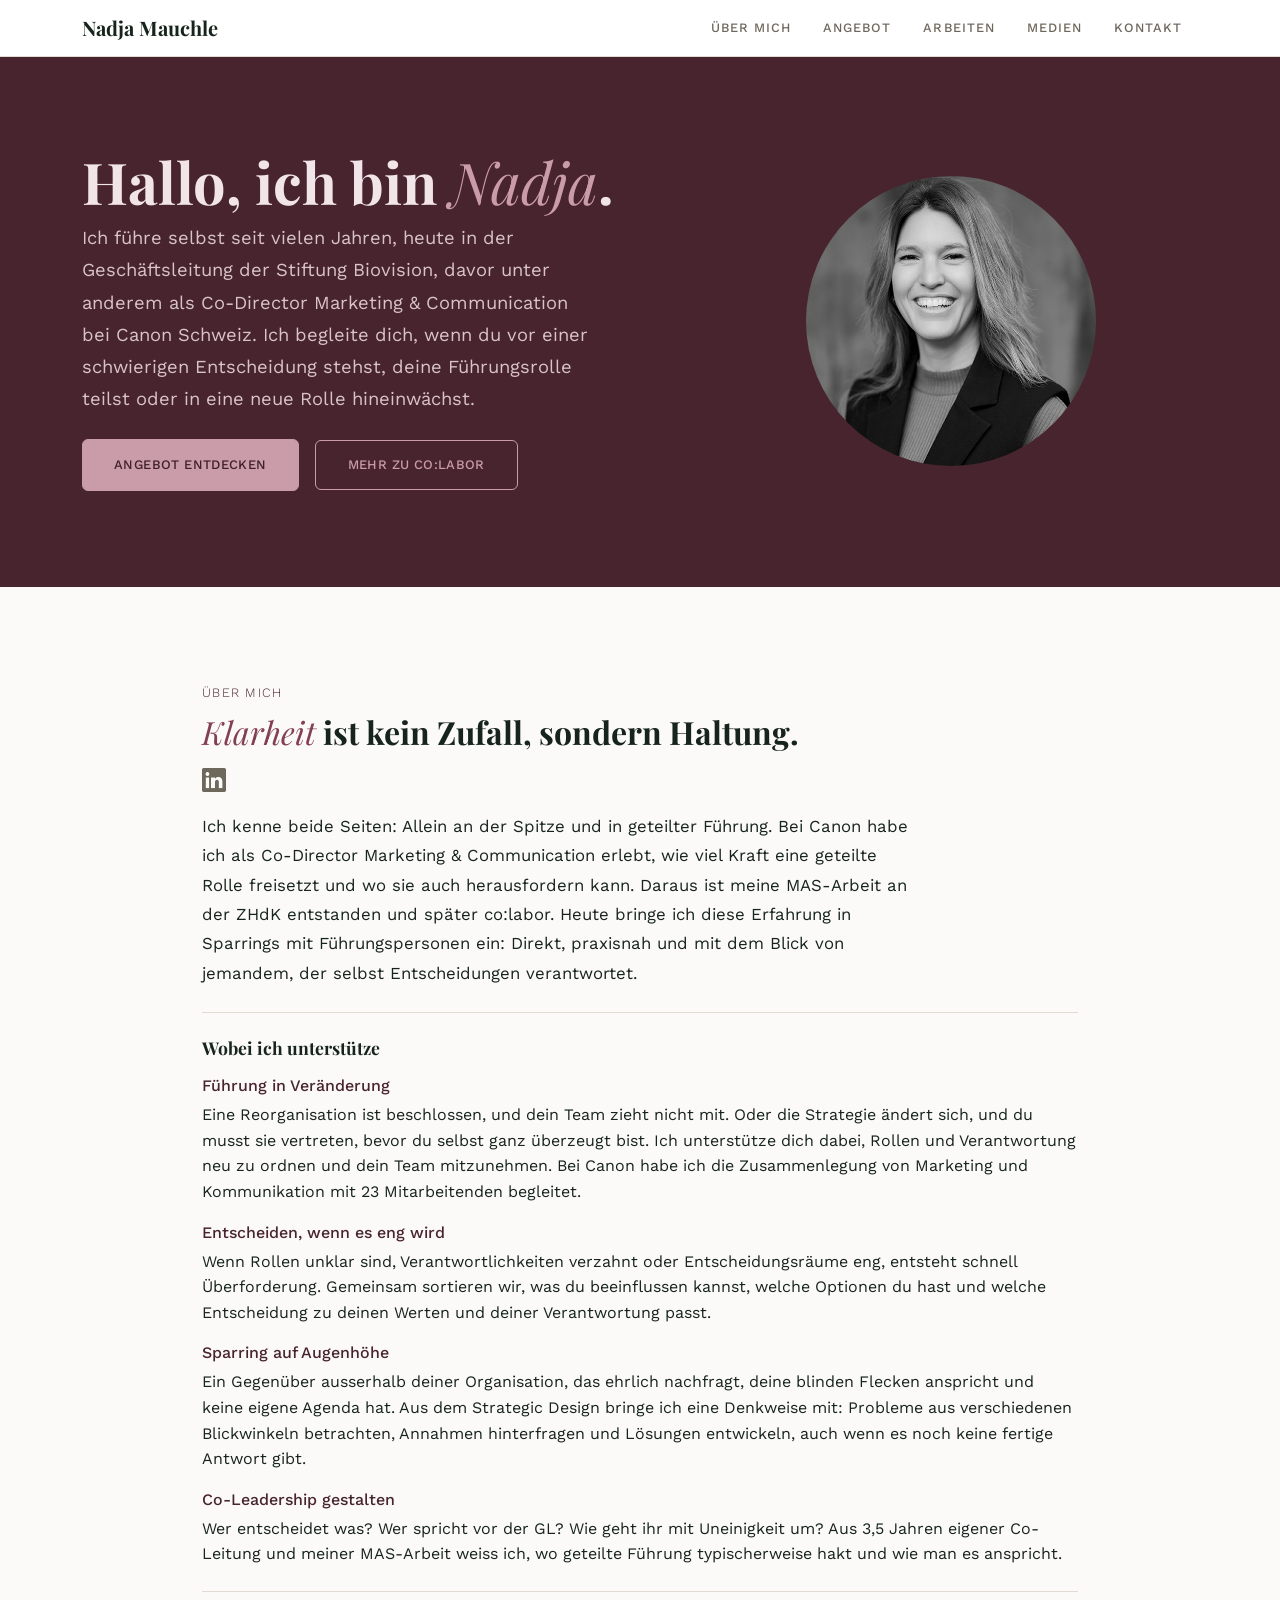
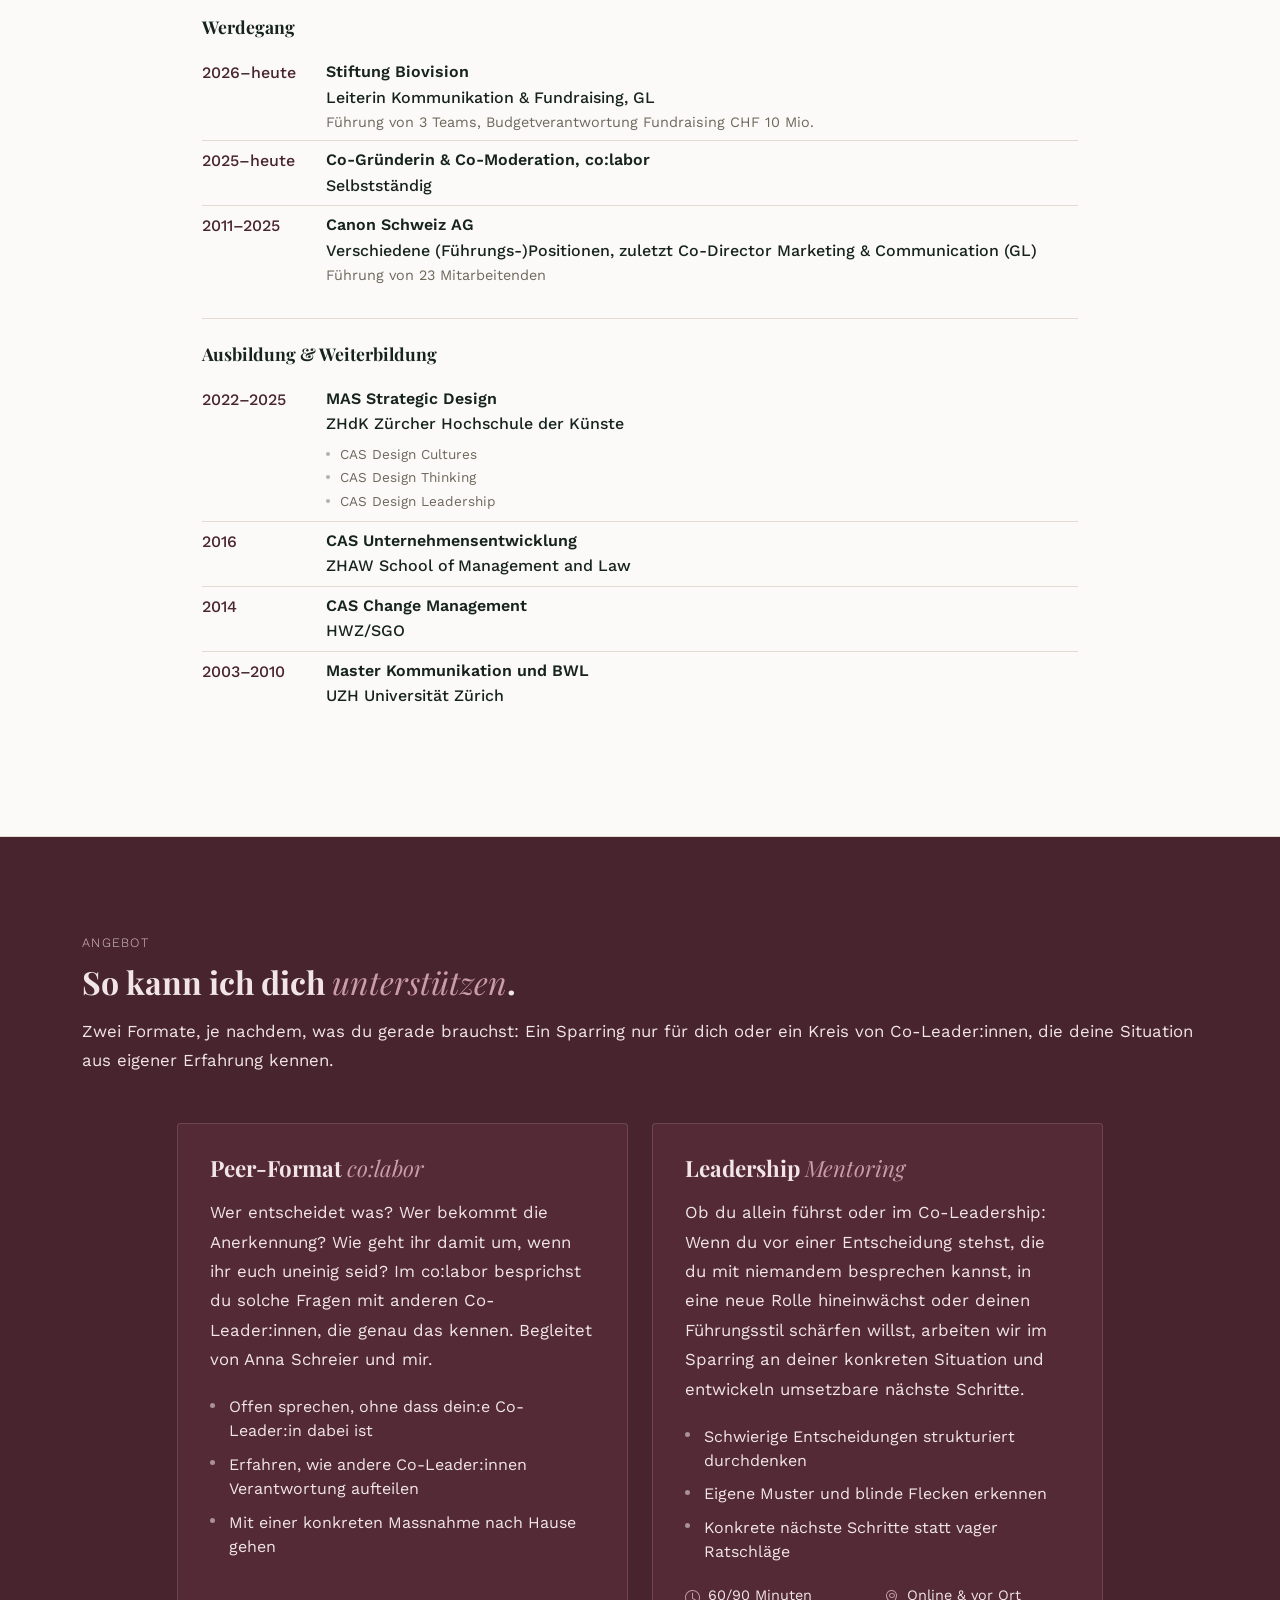
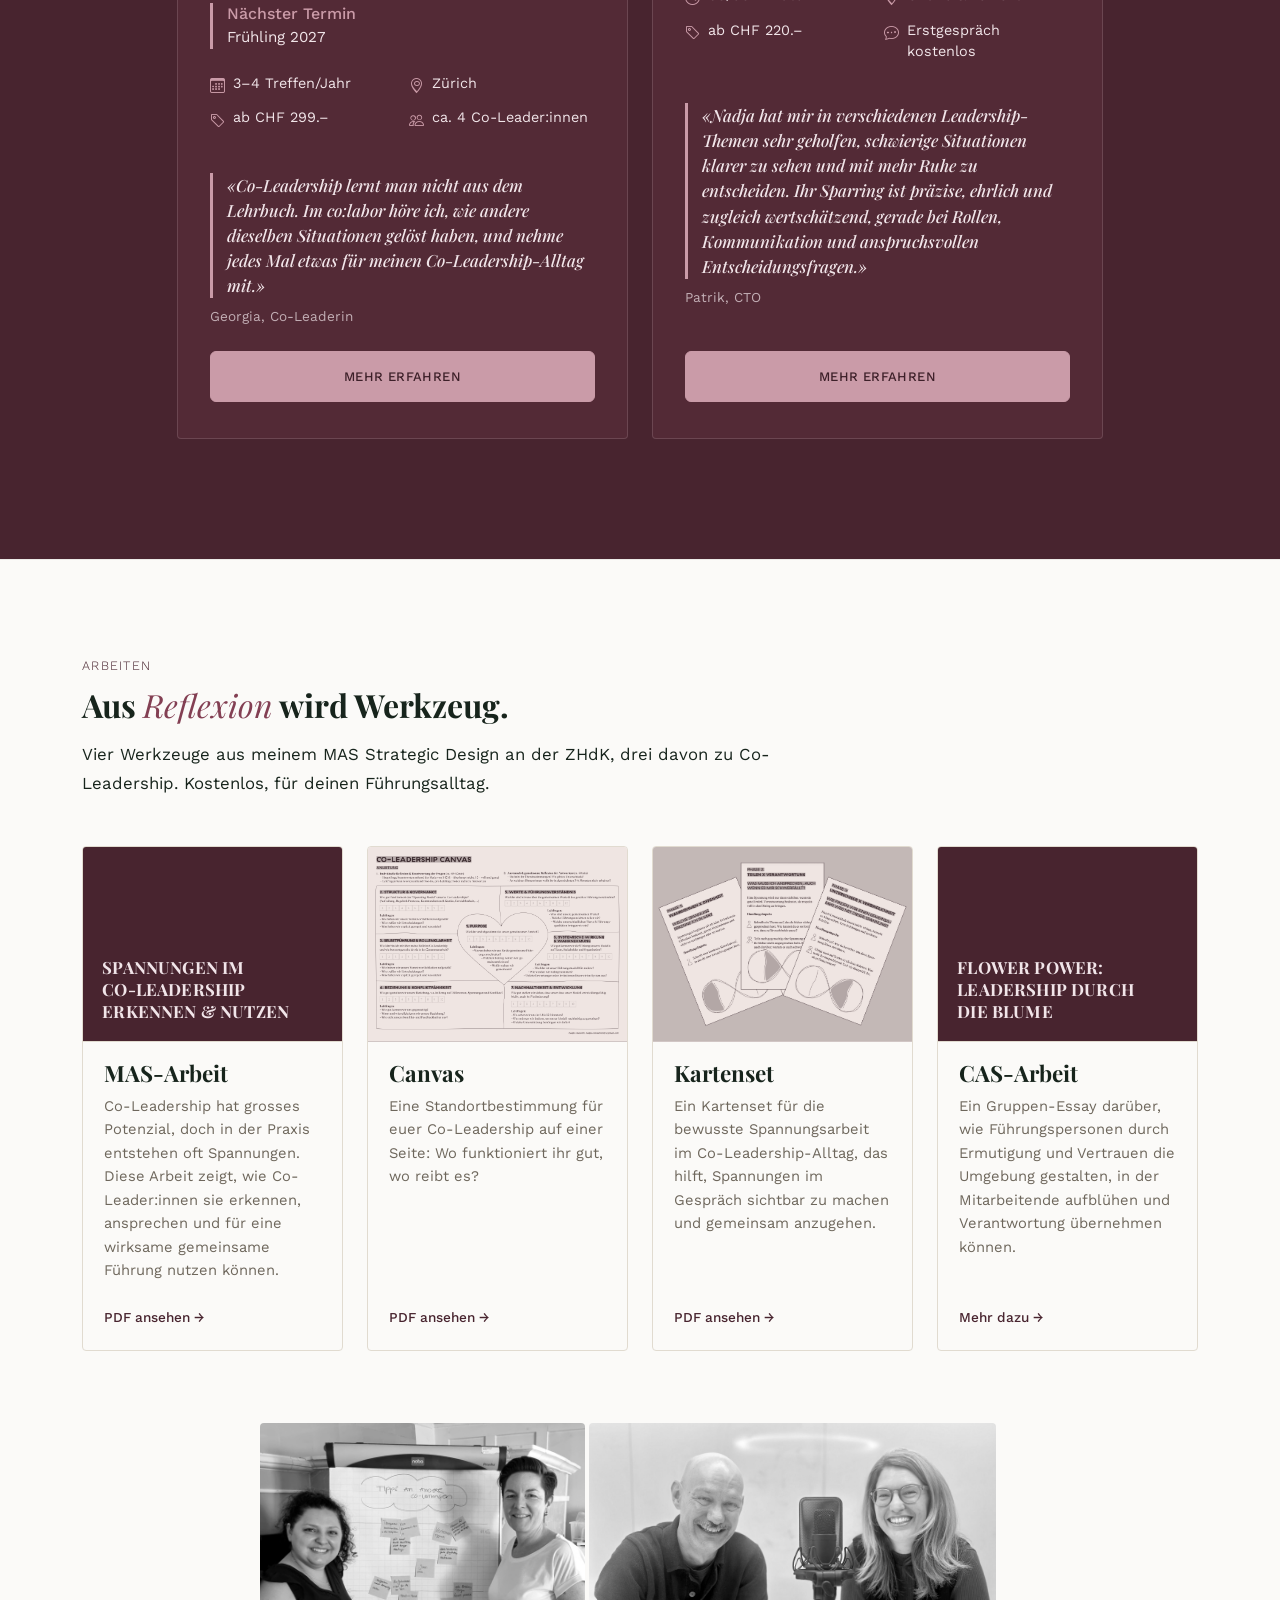
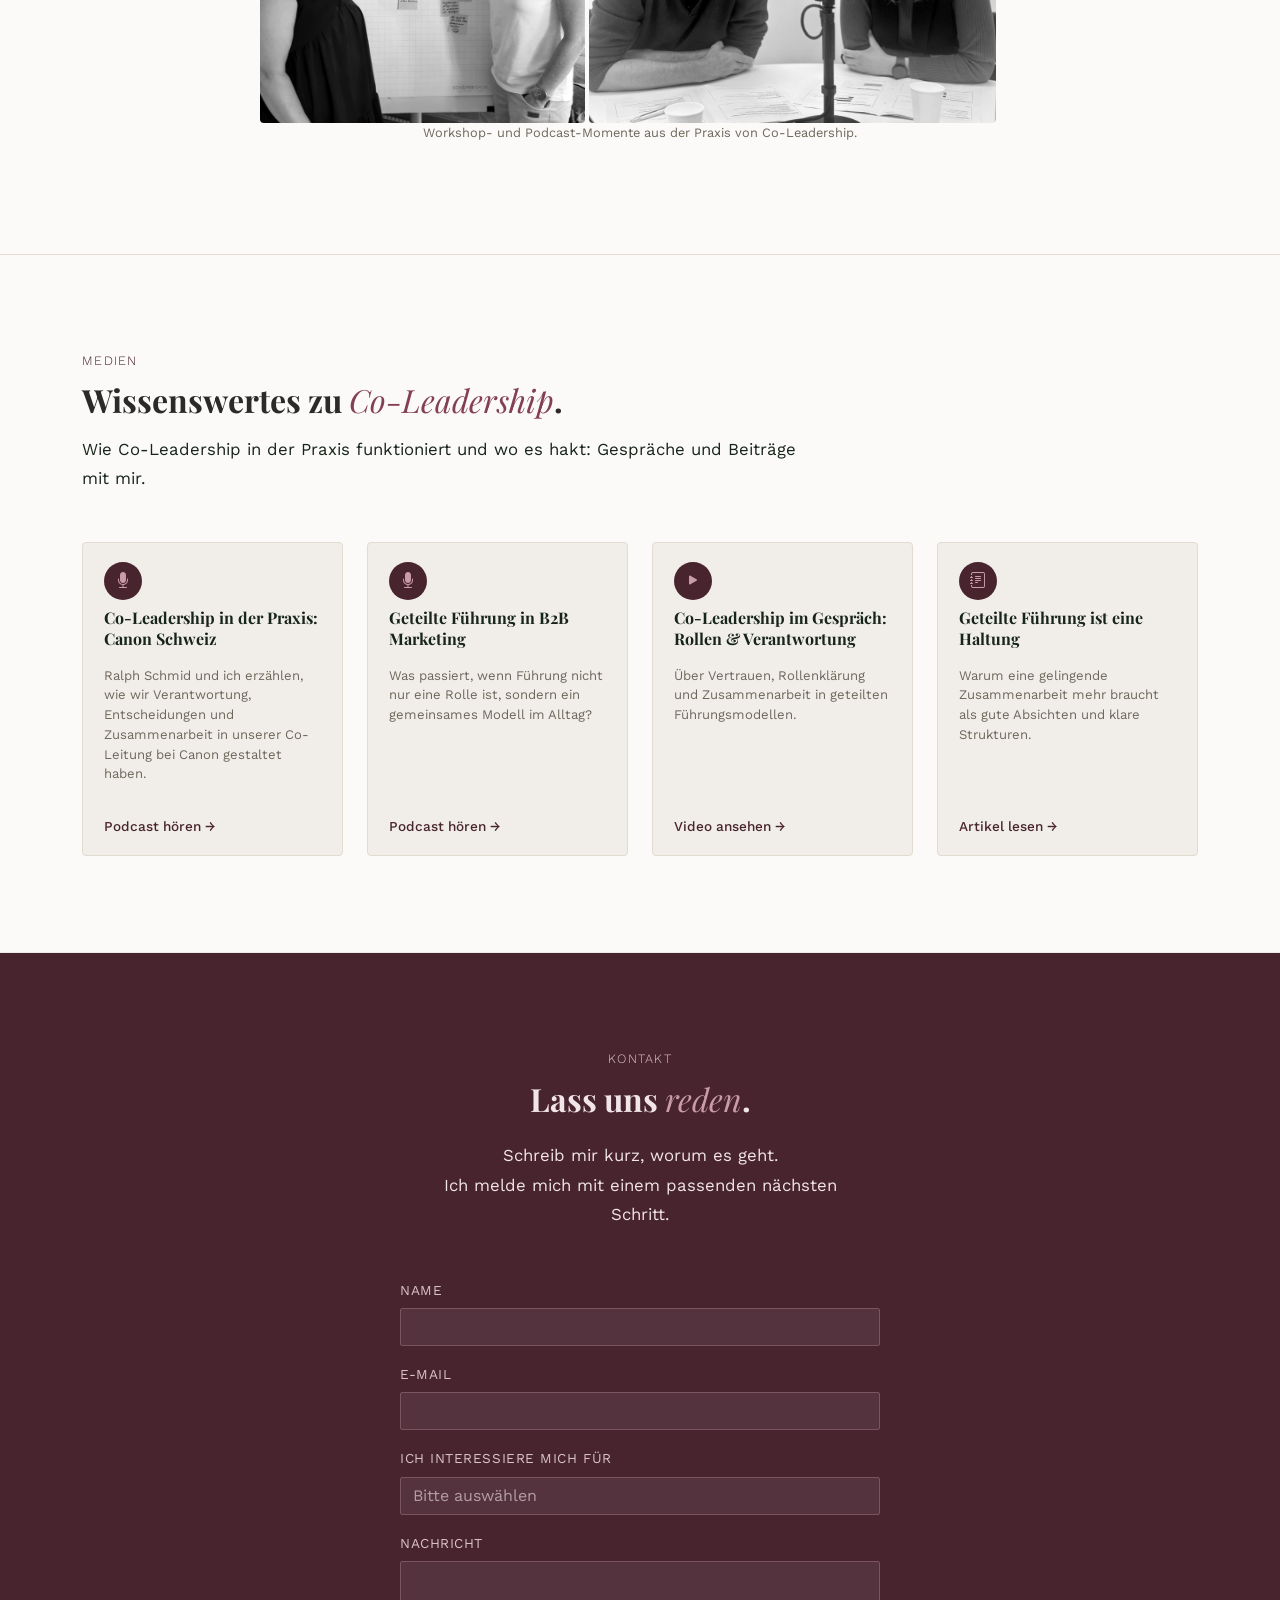
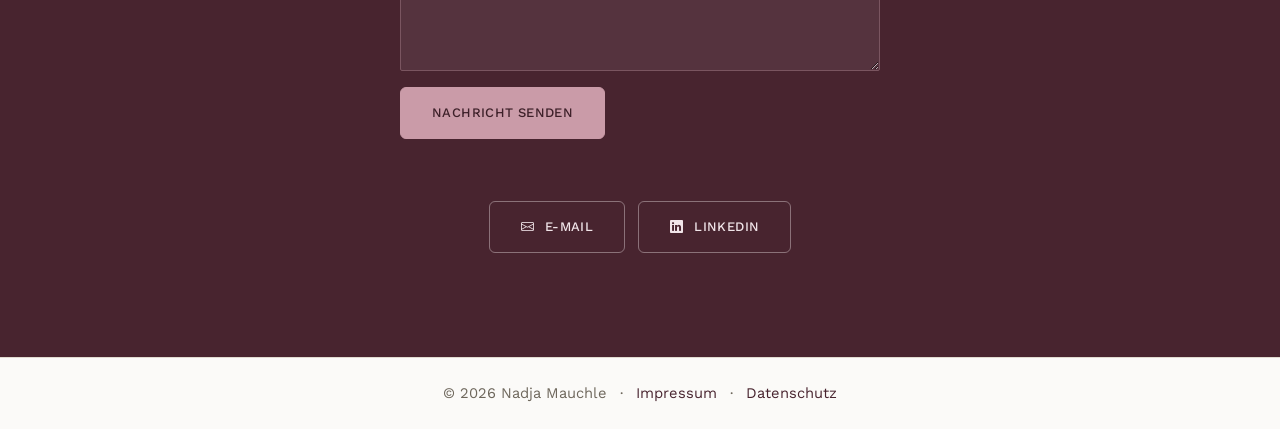
<file: index.html>
<!DOCTYPE html>
<html lang="de">
<head>
  <meta charset="UTF-8">
  <meta name="viewport" content="width=device-width, initial-scale=1.0">
  <title>Nadja Mauchle · Leadership</title>
  <meta name="description" content="Nadja Mauchle begleitet Führungspersonen und Co-Leadership-Teams als Mentorin und Gründerin von co:labor, dem Peer-Raum für Co-Leader:innen.">

  <meta property="og:type" content="website">
  <meta property="og:site_name" content="Nadja Mauchle">
  <meta property="og:title" content="Nadja Mauchle · Leadership">
  <meta property="og:description" content="Nadja Mauchle begleitet Führungspersonen und Co-Leadership-Teams als Mentorin und Gründerin von co:labor, dem Peer-Raum für Co-Leader:innen.">
  <meta property="og:image" content="img/og-image.png">
  <meta property="og:image:width" content="1200">
  <meta property="og:image:height" content="630">
  <meta name="twitter:card" content="summary_large_image">
  <meta name="twitter:title" content="Nadja Mauchle · Leadership">
  <meta name="twitter:description" content="Nadja Mauchle begleitet Führungspersonen und Co-Leadership-Teams als Mentorin und Gründerin von co:labor, dem Peer-Raum für Co-Leader:innen.">
  <meta name="twitter:image" content="img/og-image.png">

  <link rel="icon" type="image/svg+xml" href="data:image/svg+xml,%3Csvg xmlns='http://www.w3.org/2000/svg' viewBox='0 0 64 64'%3E%3Crect width='64' height='64' rx='12' fill='%2348242F'/%3E%3Ctext x='32' y='44' font-family='Georgia, serif' font-size='30' font-weight='700' fill='%23CA9BA8' text-anchor='middle'%3ENM%3C/text%3E%3C/svg%3E">

  <link href="https://cdn.jsdelivr.net/npm/bootstrap@5.1.0/dist/css/bootstrap.min.css" rel="stylesheet" integrity="sha384-KyZXEAg3QhqLMpG8r+8fhAXLRk2vvoC2f3B09zVXn8CA5QIVfZOJ3BCsw2P0p/We" crossorigin="anonymous">
  <link rel="stylesheet" href="https://cdn.jsdelivr.net/npm/bootstrap-icons@1.5.0/font/bootstrap-icons.css">

  <!-- Typografie: Playfair Display (Headlines) + Work Sans (Fliesstext/UI), siehe plan-portfolio-onepage.md Entscheidung 4 -->
  <link rel="preconnect" href="https://fonts.googleapis.com">
  <link rel="preconnect" href="https://fonts.gstatic.com" crossorigin>
  <link href="https://fonts.googleapis.com/css2?family=Playfair+Display:ital,wght@0,700;1,500;1,700&family=Work+Sans:wght@300;400;500&display=swap" rel="stylesheet">

  <link href="style.css" rel="stylesheet">

  <script src="https://cdn.jsdelivr.net/npm/bootstrap@5.1.0/dist/js/bootstrap.bundle.min.js" integrity="sha384-U1DAWAznBHeqEIlVSCgzq+c9gqGAJn5c/t99JyeKa9xxaYpSvHU5awsuZVVFIhvj" crossorigin="anonymous"></script>
</head>
<body data-bs-spy="scroll" data-bs-target="#mainNav" data-bs-offset="90" tabindex="0">

  <!-- ===== WP1: Sprungmarken-Navigation ===== -->
  <nav id="mainNav" class="navbar navbar-expand-lg bg-white navbar-light fixed-top">
    <div class="container">
      <a class="navbar-brand" href="index.html">Nadja Mauchle</a>

      <button class="navbar-toggler" type="button" data-bs-toggle="collapse" data-bs-target="#navbarSupportedContent" aria-controls="navbarSupportedContent" aria-expanded="false" aria-label="Navigation umschalten">
        <span class="navbar-toggler-icon"></span>
      </button>

      <div class="collapse navbar-collapse" id="navbarSupportedContent">
        <ul class="navbar-nav ms-auto mb-2 mb-lg-0">
          <li class="nav-item"><a class="nav-link" href="#ueber-mich">Über mich</a></li>
          <li class="nav-item"><a class="nav-link" href="#angebot">Angebot</a></li>
          <li class="nav-item"><a class="nav-link" href="#arbeiten">Arbeiten</a></li>
          <li class="nav-item"><a class="nav-link" href="#wissenswertes">Medien</a></li>
          <li class="nav-item"><a class="nav-link" href="#kontakt">Kontakt</a></li>
        </ul>
      </div>
    </div>
  </nav>

  <!-- ===== WP1: Start (Hero) — dunkel ===== -->
  <header id="start" class="section-dark p-section-hero text-center text-lg-start">
    <div class="container">
      <div class="row align-items-center hero-row">
        <div class="col-lg-7">
          <h1 class="headline on-dark hero-h">
            Hallo, ich bin <span class="accent">Nadja</span>.
          </h1>
          <p class="body-text hero-lead-text lead-text mx-auto mx-lg-0 mb-4">
            Ich führe selbst seit vielen Jahren, heute in der Geschäftsleitung
            der Stiftung Biovision, davor unter anderem als Co-Director Marketing
            &amp; Communication bei Canon Schweiz.
            Ich begleite dich, wenn du vor einer schwierigen Entscheidung
            stehst, deine Führungsrolle teilst oder in eine neue Rolle
            hineinwächst.
          </p>
          <div class="hero-ctas">
            <a href="#angebot" class="hero-cta-primary">Angebot entdecken</a>
            <a href="angebot/colabor/" class="hero-cta-secondary">Mehr zu co:labor</a>
          </div>
        </div>
        <div class="col-lg-5 mt-5 mt-lg-0">
          <div class="hero-portrait mx-auto">
            <img src="img/hero-action.jpg" alt="Nadja Mauchle, lächelnd, draussen vor einer verwitterten Holztür">
          </div>
        </div>
      </div>
    </div>
  </header>

  <!-- ===== WP2: Über mich — hell ===== -->
  <section id="ueber-mich" class="section-light p-section">
    <div class="container container-lg">
      <p class="eyebrow on-light">Über mich</p>
      <h2 class="headline on-light mb-3">
        <span class="accent">Klarheit</span> ist kein Zufall, sondern Haltung.
      </h2>
      <a href="https://www.linkedin.com/in/nadjamauchle/" target="_blank" class="on-light-icon h4 d-inline-block mb-3"><i class="bi-linkedin"></i></a>

      <div class="w-md">
        <p class="body-text mb-4">
          Ich kenne beide Seiten: Allein an der Spitze und in geteilter Führung. Bei Canon habe ich als Co-Director Marketing &amp; Communication erlebt, wie viel Kraft eine geteilte Rolle freisetzt und wo sie auch herausfordern kann. Daraus ist meine MAS-Arbeit an der ZHdK entstanden und später co:labor. Heute bringe ich diese Erfahrung in Sparrings mit Führungspersonen ein: Direkt, praxisnah und mit dem Blick von jemandem, der selbst Entscheidungen verantwortet.
        </p>
      </div>

          <div class="ueber-mich-blocks">

            <div class="ueber-mich-block">
              <h3 class="ueber-mich-block-title">Wobei ich unterstütze</h3>
              <dl class="skill-detail-list mb-0">
                <dt>Führung in Veränderung</dt>
                <dd>Eine Reorganisation ist beschlossen, und dein Team zieht nicht mit. Oder die Strategie ändert sich, und du musst sie vertreten, bevor du selbst ganz überzeugt bist. Ich unterstütze dich dabei, Rollen und Verantwortung neu zu ordnen und dein Team mitzunehmen. Bei Canon habe ich die Zusammenlegung von Marketing und Kommunikation mit 23 Mitarbeitenden begleitet.</dd>

                <dt>Entscheiden, wenn es eng wird</dt>
                <dd>Wenn Rollen unklar sind, Verantwortlichkeiten verzahnt oder Entscheidungsräume eng, entsteht schnell Überforderung. Gemeinsam sortieren wir, was du beeinflussen kannst, welche Optionen du hast und welche Entscheidung zu deinen Werten und deiner Verantwortung passt.</dd>

                <dt>Sparring auf Augenhöhe</dt>
                <dd>Ein Gegenüber ausserhalb deiner Organisation, das ehrlich nachfragt, deine blinden Flecken anspricht und keine eigene Agenda hat. Aus dem Strategic Design bringe ich eine Denkweise mit: Probleme aus verschiedenen Blickwinkeln betrachten, Annahmen hinterfragen und Lösungen entwickeln, auch wenn es noch keine fertige Antwort gibt.</dd>

                <dt>Co-Leadership gestalten</dt>
                <dd>Wer entscheidet was? Wer spricht vor der GL? Wie geht ihr mit Uneinigkeit um? Aus 3,5 Jahren eigener Co-Leitung und meiner MAS-Arbeit weiss ich, wo geteilte Führung typischerweise hakt und wie man es anspricht.</dd>
              </dl>
            </div>

            <div class="ueber-mich-block">
              <h3 class="ueber-mich-block-title">Werdegang</h3>
              <ul class="timeline-list mb-0">
                <li class="timeline-entry">
                  <span class="timeline-year">2026–heute</span>
                  <div class="timeline-content">
                    <p class="timeline-role">Stiftung Biovision</p>
                    <p class="timeline-org">Leiterin Kommunikation &amp; Fundraising, GL</p>
                    <p class="timeline-detail">Führung von 3 Teams, Budgetverantwortung Fundraising CHF 10 Mio.</p>
                  </div>
                </li>
                <li class="timeline-entry">
                  <span class="timeline-year">2025–heute</span>
                  <div class="timeline-content">
                    <p class="timeline-role">Co-Gründerin &amp; Co-Moderation, co:labor</p>
                    <p class="timeline-org">Selbstständig</p>
                  </div>
                </li>
                <li class="timeline-entry">
                  <span class="timeline-year">2011–2025</span>
                  <div class="timeline-content">
                    <p class="timeline-role">Canon Schweiz AG</p>
                    <p class="timeline-org">Verschiedene (Führungs-)Positionen, zuletzt Co-Director Marketing &amp; Communication (GL)</p>
                    <p class="timeline-detail">Führung von 23 Mitarbeitenden</p>
                  </div>
                </li>
              </ul>
            </div>

            <div class="ueber-mich-block">
              <h3 class="ueber-mich-block-title">Ausbildung &amp; Weiterbildung</h3>
              <ul class="timeline-list mb-0">
                <li class="timeline-entry">
                  <span class="timeline-year">2022–2025</span>
                  <div class="timeline-content">
                    <p class="timeline-role">MAS Strategic Design</p>
                    <p class="timeline-org">ZHdK Zürcher Hochschule der Künste</p>
                    <ul class="timeline-sub-list">
                      <li>CAS Design Cultures</li>
                      <li>CAS Design Thinking</li>
                      <li>CAS Design Leadership</li>
                    </ul>
                  </div>
                </li>
                <li class="timeline-entry">
                  <span class="timeline-year">2016</span>
                  <div class="timeline-content">
                    <p class="timeline-role">CAS Unternehmensentwicklung</p>
                    <p class="timeline-org">ZHAW School of Management and Law</p>
                  </div>
                </li>
                <li class="timeline-entry">
                  <span class="timeline-year">2014</span>
                  <div class="timeline-content">
                    <p class="timeline-role">CAS Change Management</p>
                    <p class="timeline-org">HWZ/SGO</p>
                  </div>
                </li>
                <li class="timeline-entry">
                  <span class="timeline-year">2003–2010</span>
                  <div class="timeline-content">
                    <p class="timeline-role">Master Kommunikation und BWL</p>
                    <p class="timeline-org">UZH Universität Zürich</p>
                  </div>
                </li>
              </ul>
            </div>

          </div>

    </div>
  </section>

  <div class="section-divider section-divider-lead"></div>

  <!-- ===== WP3: Angebot — Aubergine ===== -->
  <section id="angebot" class="section-aubergine p-section has-divider">
    <div class="container">
      <p class="eyebrow on-dark">Angebot</p>
      <h2 class="headline on-dark mb-3">So kann ich dich <span class="accent">unterstützen</span>.</h2>
      <p class="body-text on-dark mb-5">Zwei Formate, je nachdem, was du gerade brauchst: Ein Sparring nur für dich oder ein Kreis von Co-Leader:innen, die deine Situation aus eigener Erfahrung kennen.</p>

      <div class="row justify-content-center">
        <div class="col-md-6 col-lg-5 mb-4">
          <div class="angebot-card h-100">
            <h3 class="headline on-dark headline-sm mb-3"><span>Peer-Format</span> <span class="accent">co:labor</span></h3>
            <p class="body-text on-dark mb-3">Wer entscheidet was? Wer bekommt die Anerkennung? Wie geht ihr damit um, wenn ihr euch uneinig seid? Im co:labor besprichst du solche Fragen mit anderen Co-Leader:innen, die genau das kennen. Begleitet von Anna Schreier und mir.</p>
            <ul class="skill-list mb-3">
              <li>Offen sprechen, ohne dass dein:e Co-Leader:in dabei ist</li>
              <li>Erfahren, wie andere Co-Leader:innen Verantwortung aufteilen</li>
              <li>Mit einer konkreten Massnahme nach Hause gehen</li>
            </ul>
            <div class="co-labor-date-callout" aria-label="Nächster Termin">
              <span class="co-labor-date-label">Nächster Termin</span>
              <span class="co-labor-date-value">Frühling 2027</span>
            </div>
            <ul class="fact-grid mb-3">
              <li><i class="bi-calendar3"></i> 3–4 Treffen/Jahr</li>
              <li><i class="bi-geo-alt"></i> Zürich</li>
              <li><i class="bi-tag"></i> ab CHF 299.–</li>
              <li><i class="bi-people"></i> ca. 4 Co-Leader:innen</li>
            </ul>
            <blockquote class="testimonial-quote mb-2">«Co-Leadership lernt man nicht aus dem Lehrbuch. Im co:labor höre ich, wie andere dieselben Situationen gelöst haben, und nehme jedes Mal etwas für meinen Co-Leadership-Alltag mit.»</blockquote>
            <p class="testimonial-source on-dark mb-4">Georgia, Co-Leaderin</p>
            <a href="angebot/colabor/" class="btn btn-accent">Mehr erfahren</a>
          </div>
        </div>

        <div class="col-md-6 col-lg-5 mb-4">
          <div class="angebot-card h-100">
            <h3 class="headline on-dark headline-sm mb-3"><span>Leadership</span> <span class="accent">Mentoring</span></h3>
            <p class="body-text on-dark mb-3">Ob du allein führst oder im Co-Leadership: Wenn du vor einer Entscheidung stehst, die du mit niemandem besprechen kannst, in eine neue Rolle hineinwächst oder deinen Führungsstil schärfen willst, arbeiten wir im Sparring an deiner konkreten Situation und entwickeln umsetzbare nächste Schritte.</p>
            <ul class="skill-list mb-3">
              <li>Schwierige Entscheidungen strukturiert durchdenken</li>
              <li>Eigene Muster und blinde Flecken erkennen</li>
              <li>Konkrete nächste Schritte statt vager Ratschläge</li>
            </ul>
            <ul class="fact-grid mb-3">
              <li><i class="bi-clock"></i> 60/90 Minuten</li>
              <li><i class="bi-geo-alt"></i> Online &amp; vor Ort</li>
              <li><i class="bi-tag"></i> ab CHF 220.–</li>
              <li><i class="bi-chat-dots"></i> Erstgespräch kostenlos</li>
            </ul>
            <blockquote class="testimonial-quote mb-2">«Nadja hat mir in verschiedenen Leadership-Themen sehr geholfen, schwierige Situationen klarer zu sehen und mit mehr Ruhe zu entscheiden. Ihr Sparring ist präzise, ehrlich und zugleich wertschätzend, gerade bei Rollen, Kommunikation und anspruchsvollen Entscheidungsfragen.»</blockquote>
            <p class="testimonial-source on-dark mb-4">Patrik, CTO</p>
            <a href="angebot/leadership-mentoring/" class="btn btn-accent">Mehr erfahren</a>
          </div>
        </div>
      </div>
    </div>
  </section>

  <div class="section-divider section-divider-dark section-divider-lead"></div>

  <!-- ===== WP4: Arbeiten — hell, gleiches Schema wie Über mich ===== -->
  <section id="arbeiten" class="section-light p-section has-divider">
    <div class="container">
      <p class="eyebrow on-light">Arbeiten</p>
      <h2 class="headline on-light mb-3">
        Aus <span class="accent">Reflexion</span> wird Werkzeug.
      </h2>
      <p class="body-text mb-5 w-md">Vier Werkzeuge aus meinem MAS Strategic Design an der ZHdK, drei davon zu Co-Leadership. Kostenlos, für deinen Führungsalltag.</p>

      <div class="row mb-5">
        <div class="col-sm-6 col-lg-3 mb-4">
          <div class="artefakt-card h-100">
            <div class="artefakt-cover-flat artefakt-cover-mas" role="img" aria-label="Cover der MAS-Arbeit «Spannungen im Co-Leadership erkennen &amp; nutzen»">
              <p class="artefakt-cover-title">Spannungen im<br>Co-Leadership<br>erkennen &amp; nutzen</p>
            </div>
            <div class="artefakt-body">
              <h3 class="headline on-light headline-sm">MAS-Arbeit</h3>
              <p class="body-text-sm">Co-Leadership hat grosses Potenzial, doch in der Praxis entstehen oft Spannungen. Diese Arbeit zeigt, wie Co-Leader:innen sie erkennen, ansprechen und für eine wirksame gemeinsame Führung nutzen können.</p>
              <a href="pdf/mas-arbeit-thesis.pdf" target="_blank" class="card-link">PDF ansehen →</a>
            </div>
          </div>
        </div>

        <div class="col-sm-6 col-lg-3 mb-4">
          <div class="artefakt-card h-100">
            <img src="img/canvas-cover.png" class="artefakt-image artefakt-image-duotone" alt="Co-Leadership Canvas, Übersicht der sieben Dimensionen">
            <div class="artefakt-body">
              <h3 class="headline on-light headline-sm">Canvas</h3>
              <p class="body-text-sm">Eine Standortbestimmung für euer Co-Leadership auf einer Seite: Wo funktioniert ihr gut, wo reibt es?</p>
              <a href="pdf/co-leadership-canvas.pdf" target="_blank" class="card-link">PDF ansehen →</a>
            </div>
          </div>
        </div>

        <div class="col-sm-6 col-lg-3 mb-4">
          <div class="artefakt-card h-100">
            <img src="img/kartenset-cover.png" class="artefakt-image artefakt-image-framed artefakt-image-duotone" alt="spannungs:loop, Co-Leadership Kartenset, drei Karten gefächert">
            <div class="artefakt-body">
              <h3 class="headline on-light headline-sm">Kartenset</h3>
              <p class="body-text-sm">Ein Kartenset für die bewusste Spannungsarbeit im Co-Leadership-Alltag, das hilft, Spannungen im Gespräch sichtbar zu machen und gemeinsam anzugehen.</p>
              <a href="pdf/co-leadership-kartenset.pdf" target="_blank" class="card-link">PDF ansehen →</a>
            </div>
          </div>
        </div>

        <div class="col-sm-6 col-lg-3 mb-4">
          <div class="artefakt-card h-100">
            <div class="artefakt-cover-flat artefakt-cover-cas" role="img" aria-label="Cover der CAS-Arbeit «Flower Power: Leadership durch die Blume»">
              <p class="artefakt-cover-title">Flower Power:<br>Leadership durch<br>die Blume</p>
            </div>
            <div class="artefakt-body">
              <h3 class="headline on-light headline-sm">CAS-Arbeit</h3>
              <p class="body-text-sm">Ein Gruppen-Essay darüber, wie Führungspersonen durch Ermutigung und Vertrauen die Umgebung gestalten, in der Mitarbeitende aufblühen und Verantwortung übernehmen können.</p>
              <a href="https://essenzen.designleadership.zhdk.ch/essenzen2022/flower-power-leadership-durch-die-blume/" target="_blank" class="card-link">Mehr dazu →</a>
            </div>
          </div>
        </div>
      </div>

      <div class="workshop-bilder">
        <img src="img/mas-workshop-1-bw.jpg" alt="Workshop mit Co-Leader:innen, Flipchart mit Tipps zu Co-Leadership">
        <img src="img/podcast.jpeg" alt="Podcast-Aufnahme mit Nadja Mauchle im Gespräch" class="podcast-photo">
      </div>
      <p class="bildunterschrift">Workshop- und Podcast-Momente aus der Praxis von Co-Leadership.</p>

    </div>
  </section>

  <div class="mentions-divider"></div>

  <section id="wissenswertes" class="section-light p-section has-divider">
    <div class="container">
      <p class="eyebrow on-light">Medien</p>
      <h2 class="headline on-light mb-3 mentions-heading">Wissenswertes zu <span class="accent">Co-Leadership</span>.</h2>
      <p class="body-text mb-5 w-md">Wie Co-Leadership in der Praxis funktioniert und wo es hakt: Gespräche und Beiträge mit mir.</p>

      <div class="row g-4">
        <div class="col-md-6 col-xl-3">
          <div class="mention-card">
            <div class="mention-icon"><i class="bi bi-mic-fill"></i></div>
            <h3 class="mention-title">Co-Leadership in der Praxis: Canon Schweiz</h3>
            <p class="mention-desc">Ralph Schmid und ich erzählen, wie wir Verantwortung, Entscheidungen und Zusammenarbeit in unserer Co-Leitung bei Canon gestaltet haben.</p>
            <a href="https://zukunftspioniere.ch/podcast/nadja-mauchle-ralph-schmid-canon-schweiz-ag/" target="_blank" rel="noreferrer" class="card-link">Podcast hören →</a>
          </div>
        </div>

        <div class="col-md-6 col-xl-3">
          <div class="mention-card">
            <div class="mention-icon"><i class="bi bi-mic-fill"></i></div>
            <h3 class="mention-title">Geteilte Führung in B2B Marketing</h3>
            <p class="mention-desc">Was passiert, wenn Führung nicht nur eine Rolle ist, sondern ein gemeinsames Modell im Alltag?</p>
            <a href="https://open.spotify.com/episode/3yYJJonizKu81Pid1CeW96?si=5fc5c37beedf4d0c" target="_blank" rel="noreferrer" class="card-link">Podcast hören →</a>
          </div>
        </div>

        <div class="col-md-6 col-xl-3">
          <div class="mention-card">
            <div class="mention-icon"><i class="bi bi-play-fill"></i></div>
            <h3 class="mention-title">Co-Leadership im Gespräch: Rollen &amp; Verantwortung</h3>
            <p class="mention-desc">Über Vertrauen, Rollenklärung und Zusammenarbeit in geteilten Führungsmodellen.</p>
            <a href="https://www.youtube.com/watch?v=0sEwknchHms" target="_blank" rel="noreferrer" class="card-link">Video ansehen →</a>
          </div>
        </div>

        <div class="col-md-6 col-xl-3">
          <div class="mention-card">
            <div class="mention-icon"><i class="bi bi-journal-text"></i></div>
            <h3 class="mention-title">Geteilte Führung ist eine Haltung</h3>
            <p class="mention-desc">Warum eine gelingende Zusammenarbeit mehr braucht als gute Absichten und klare Strukturen.</p>
            <a href="https://www.swico.ch/de/news/detail/geteilte-fuhrung-ist-eine-haltung" target="_blank" rel="noreferrer" class="card-link">Artikel lesen →</a>
          </div>
        </div>
      </div>
    </div>
  </section>

  <div class="section-divider section-divider-dark section-divider-lead"></div>

  <!-- ===== WP5: Kontakt — dunkel (Dunkelgrün, wie Hero) ===== -->
  <section id="kontakt" class="section-dark p-section-lg has-divider">
    <div class="container container-lg text-center">
      <p class="eyebrow on-dark">Kontakt</p>
      <h2 class="headline on-dark mb-4">Lass uns <span class="accent">reden</span>.</h2>
      <p class="body-text on-dark w-sm mx-auto mb-5">
        Schreib mir kurz, worum es geht.<br>Ich melde mich mit einem passenden nächsten Schritt.
      </p>

      <form id="contact-form" class="contact-form mx-auto text-start mb-4" action="https://formspree.io/f/xdaqbppn" method="POST">
        <div class="mb-3">
          <label for="cf-name" class="form-label on-dark">Name</label>
          <input type="text" class="form-control" id="cf-name" name="name" required>
        </div>
        <div class="mb-3">
          <label for="cf-email" class="form-label on-dark">E-Mail</label>
          <input type="email" class="form-control" id="cf-email" name="email" required>
        </div>
        <div class="mb-3">
          <label for="cf-interest" class="form-label on-dark">Ich interessiere mich für</label>
          <select class="form-select" id="cf-interest" name="interesse" required>
            <option value="" selected disabled>Bitte auswählen</option>
            <option value="co:labor">co:labor</option>
            <option value="Leadership Mentoring">Leadership Mentoring</option>
            <option value="Sonstiges">Sonstiges</option>
          </select>
        </div>
        <div class="mb-3">
          <label for="cf-message" class="form-label on-dark">Nachricht</label>
          <textarea class="form-control" id="cf-message" name="message" rows="4" required></textarea>
        </div>
        <button type="submit" class="btn btn-accent">Nachricht senden</button>
        <p id="contact-form-status" class="contact-form-status mt-3" role="status" aria-live="polite"></p>
      </form>

      <div class="contact-links">
        <a href="mailto:nadja.mauchle@gmail.com" class="btn btn-outline-accent me-2 mb-2"><i class="bi-envelope"></i> E-Mail</a>
        <a href="https://www.linkedin.com/in/nadjamauchle/" target="_blank" class="btn btn-outline-accent mb-2"><i class="bi-linkedin"></i> LinkedIn</a>
      </div>
    </div>
  </section>

  <footer class="section-footer p-4 text-center">
    <p class="body-text-sm mb-0">
      © 2026 Nadja Mauchle
      <span class="mx-2">·</span>
      <a href="impressum/" class="text-decoration-none">Impressum</a>
      <span class="mx-2">·</span>
      <a href="datenschutz/" class="text-decoration-none">Datenschutz</a>
    </p>
  </footer>

  <svg xmlns="//www.w3.org/2000/svg" version="1.1" class="svg-filters" style="display:none;">
    <defs>
      <filter id="marker-shape">
        <feTurbulence type="fractalNoise" baseFrequency="0 0.15" numOctaves="1" result="warp" />
        <feDisplacementMap xChannelSelector="R" yChannelSelector="G" scale="30" in="SourceGraphic" in2="warp" />
      </filter>
      <!-- Duotone-Filter für Foto-Scan-Cover (Canvas, spannungs:loop): mappt
           Schatten auf ca. #26151A, Lichter auf ca. #F2E8EA -->
      <filter id="duotone-aubergine">
        <feColorMatrix type="matrix" values="
          0.33 0.33 0.33 0 0
          0.33 0.33 0.33 0 0
          0.33 0.33 0.33 0 0
          0    0    0    1 0" />
        <feComponentTransfer>
          <feFuncR type="table" tableValues="0.149 0.949"/>
          <feFuncG type="table" tableValues="0.082 0.910"/>
          <feFuncB type="table" tableValues="0.102 0.898"/>
        </feComponentTransfer>
      </filter>
    </defs>
  </svg>

  <!-- ===== Mobile-Navigation schliesst sich nach Klick auf einen Menüpunkt ===== -->
  <script>
    (function () {
      var navbarCollapseEl = document.getElementById('navbarSupportedContent');
      if (!navbarCollapseEl) return;

      navbarCollapseEl.querySelectorAll('.nav-link').forEach(function (link) {
        link.addEventListener('click', function () {
          if (navbarCollapseEl.classList.contains('show')) {
            bootstrap.Collapse.getOrCreateInstance(navbarCollapseEl).hide();
          }
        });
      });
    })();
  </script>

  <!-- ===== WP5: Formspree AJAX-Submit ===== -->
  <script>
    (function () {
      var form = document.getElementById('contact-form');
      var status = document.getElementById('contact-form-status');
      if (!form) return;

      form.addEventListener('submit', function (e) {
        e.preventDefault();
        status.textContent = 'Wird gesendet …';
        status.className = 'contact-form-status mt-3';

        fetch(form.action, {
          method: 'POST',
          body: new FormData(form),
          headers: { 'Accept': 'application/json' }
        }).then(function (response) {
          if (response.ok) {
            form.reset();
            status.textContent = 'Danke für deine Nachricht, ich melde mich bald!';
            status.className = 'contact-form-status contact-form-status-success mt-3';
          } else {
            status.textContent = 'Da ist etwas schiefgelaufen. Schreib mir gerne direkt per E-Mail.';
            status.className = 'contact-form-status contact-form-status-error mt-3';
          }
        }).catch(function () {
          status.textContent = 'Da ist etwas schiefgelaufen. Schreib mir gerne direkt per E-Mail.';
          status.className = 'contact-form-status contact-form-status-error mt-3';
        });
      });
    })();
  </script>

</body>
</html>
</file>
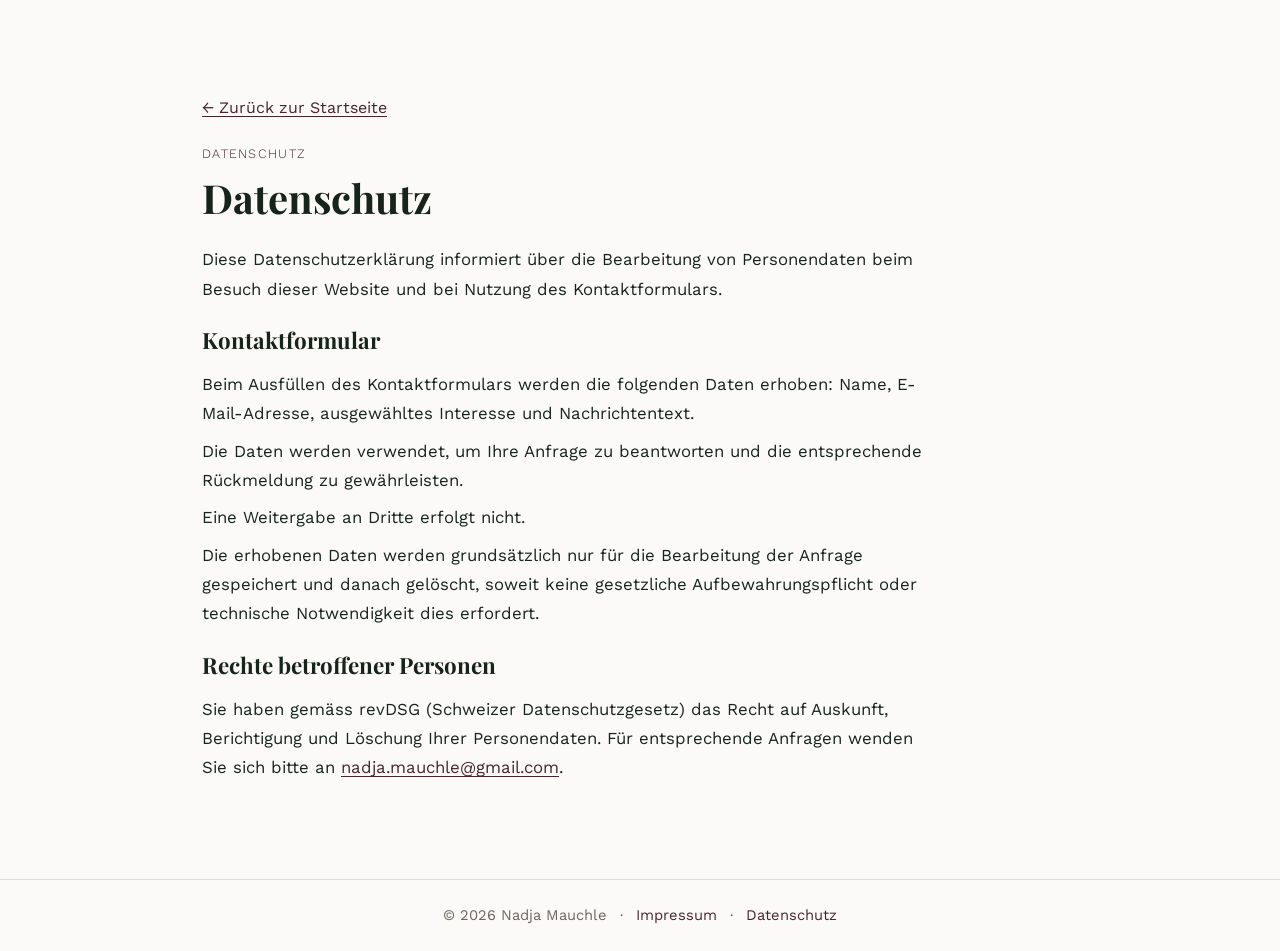
<file: datenschutz/index.html>
<!DOCTYPE html>
<html lang="de">
<head>
  <meta charset="UTF-8">
  <meta name="viewport" content="width=device-width, initial-scale=1.0">
  <title>Datenschutz · Nadja Mauchle</title>
  <meta name="description" content="Datenschutzerklärung der Website von Nadja Mauchle.">
  <link href="https://cdn.jsdelivr.net/npm/bootstrap@5.1.0/dist/css/bootstrap.min.css" rel="stylesheet" integrity="sha384-KyZXEAg3QhqLMpG8r+8fhAXLRk2vvoC2f3B09zVXn8CA5QIVfZOJ3BCsw2P0p/We" crossorigin="anonymous">
  <link rel="stylesheet" href="https://cdn.jsdelivr.net/npm/bootstrap-icons@1.5.0/font/bootstrap-icons.css">
  <link href="https://fonts.googleapis.com/css2?family=Playfair+Display:ital,wght@0,700;1,500;1,700&family=Work+Sans:wght@300;400;500&display=swap" rel="stylesheet">
  <link rel="stylesheet" href="../style.css">
</head>
<body tabindex="0">
  <section class="section-light p-section">
    <div class="container container-lg">
      <a href="../index.html" class="artefakt-link mb-4 d-inline-block">← Zurück zur Startseite</a>

      <p class="eyebrow on-light">Datenschutz</p>
      <h1 class="headline on-light mb-4">Datenschutz</h1>

      <div class="w-md">
        <p class="body-text mb-4">Diese Datenschutzerklärung informiert über die Bearbeitung von Personendaten beim Besuch dieser Website und bei Nutzung des Kontaktformulars.</p>

        <h2 class="headline on-light headline-sm mb-3">Kontaktformular</h2>
        <p class="body-text mb-2">Beim Ausfüllen des Kontaktformulars werden die folgenden Daten erhoben: Name, E-Mail-Adresse, ausgewähltes Interesse und Nachrichtentext.</p>
        <p class="body-text mb-2">Die Daten werden verwendet, um Ihre Anfrage zu beantworten und die entsprechende Rückmeldung zu gewährleisten.</p>
        <p class="body-text mb-2">Eine Weitergabe an Dritte erfolgt nicht.</p>
        <p class="body-text mb-0">Die erhobenen Daten werden grundsätzlich nur für die Bearbeitung der Anfrage gespeichert und danach gelöscht, soweit keine gesetzliche Aufbewahrungspflicht oder technische Notwendigkeit dies erfordert.</p>

        <h2 class="headline on-light headline-sm mt-4 mb-3">Rechte betroffener Personen</h2>
        <p class="body-text mb-0">Sie haben gemäss revDSG (Schweizer Datenschutzgesetz) das Recht auf Auskunft, Berichtigung und Löschung Ihrer Personendaten. Für entsprechende Anfragen wenden Sie sich bitte an <a href="mailto:nadja.mauchle@gmail.com">nadja.mauchle@gmail.com</a>.</p>
      </div>
    </div>
  </section>

  <footer class="section-footer p-4 text-center">
    <p class="body-text-sm mb-0">
      © 2026 Nadja Mauchle
      <span class="mx-2">·</span>
      <a href="../impressum/" class="text-decoration-none">Impressum</a>
      <span class="mx-2">·</span>
      <a href="../datenschutz/" class="text-decoration-none">Datenschutz</a>
    </p>
  </footer>
</body>
</html>
</file>
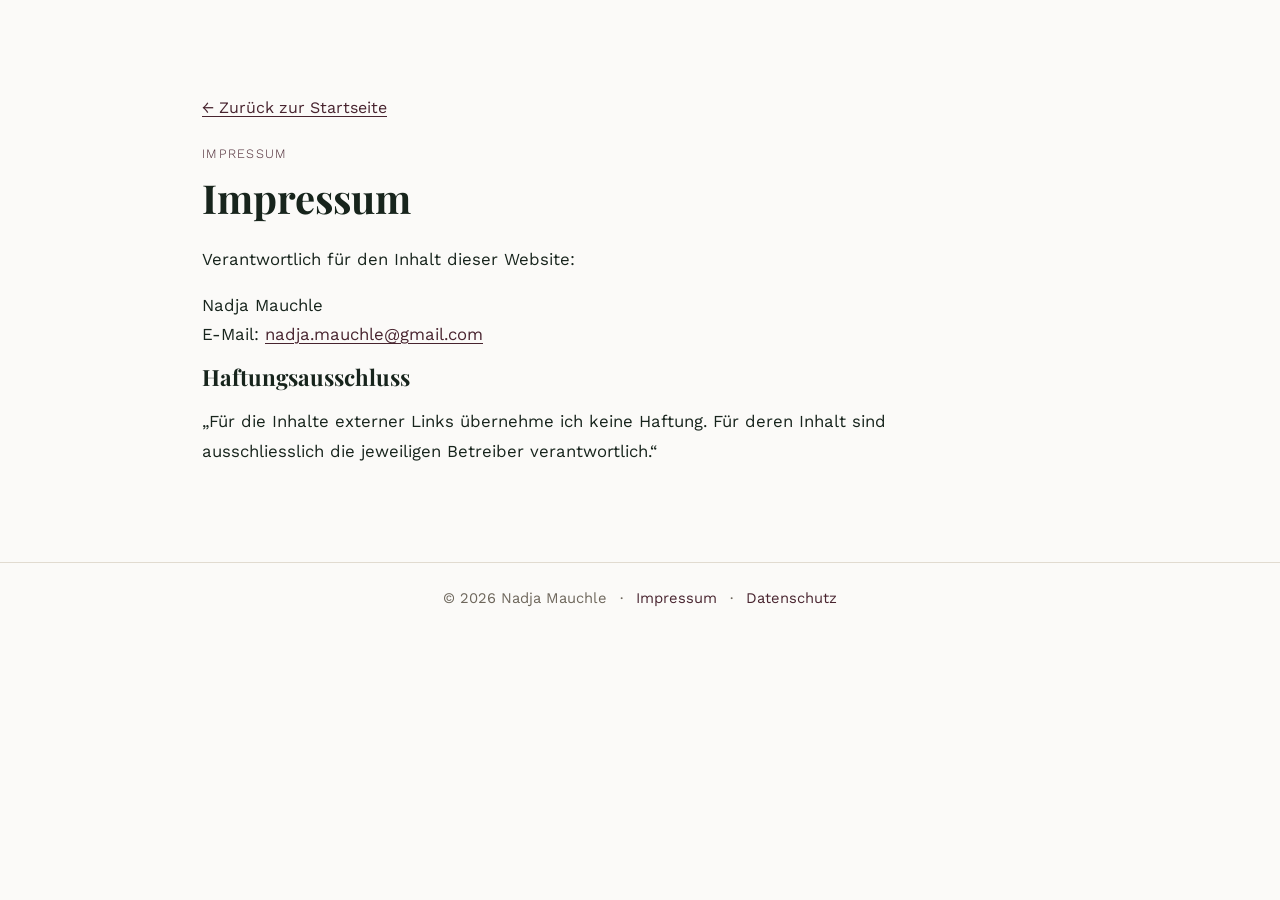
<file: impressum/index.html>
<!DOCTYPE html>
<html lang="de">
<head>
  <meta charset="UTF-8">
  <meta name="viewport" content="width=device-width, initial-scale=1.0">
  <title>Impressum · Nadja Mauchle</title>
  <meta name="description" content="Impressum der Website von Nadja Mauchle.">
  <link href="https://cdn.jsdelivr.net/npm/bootstrap@5.1.0/dist/css/bootstrap.min.css" rel="stylesheet" integrity="sha384-KyZXEAg3QhqLMpG8r+8fhAXLRk2vvoC2f3B09zVXn8CA5QIVfZOJ3BCsw2P0p/We" crossorigin="anonymous">
  <link rel="stylesheet" href="https://cdn.jsdelivr.net/npm/bootstrap-icons@1.5.0/font/bootstrap-icons.css">
  <link href="https://fonts.googleapis.com/css2?family=Playfair+Display:ital,wght@0,700;1,500;1,700&family=Work+Sans:wght@300;400;500&display=swap" rel="stylesheet">
  <link rel="stylesheet" href="../style.css">
</head>
<body tabindex="0">
  <section class="section-light p-section">
    <div class="container container-lg">
      <a href="../index.html" class="artefakt-link mb-4 d-inline-block">← Zurück zur Startseite</a>

      <p class="eyebrow on-light">Impressum</p>
      <h1 class="headline on-light mb-4">Impressum</h1>

      <div class="w-md">
        <p class="body-text mb-3">Verantwortlich für den Inhalt dieser Website:</p>
        <p class="body-text mb-3">Nadja Mauchle<br>E-Mail: <a href="mailto:nadja.mauchle@gmail.com">nadja.mauchle@gmail.com</a></p>

        <h2 class="headline on-light headline-sm mb-3">Haftungsausschluss</h2>
        <p class="body-text mb-0">„Für die Inhalte externer Links übernehme ich keine Haftung. Für deren Inhalt sind ausschliesslich die jeweiligen Betreiber verantwortlich.“</p>
      </div>
    </div>
  </section>

  <footer class="section-footer p-4 text-center">
    <p class="body-text-sm mb-0">
      © 2026 Nadja Mauchle
      <span class="mx-2">·</span>
      <a href="../impressum/" class="text-decoration-none">Impressum</a>
      <span class="mx-2">·</span>
      <a href="../datenschutz/" class="text-decoration-none">Datenschutz</a>
    </p>
  </footer>
</body>
</html>
</file>
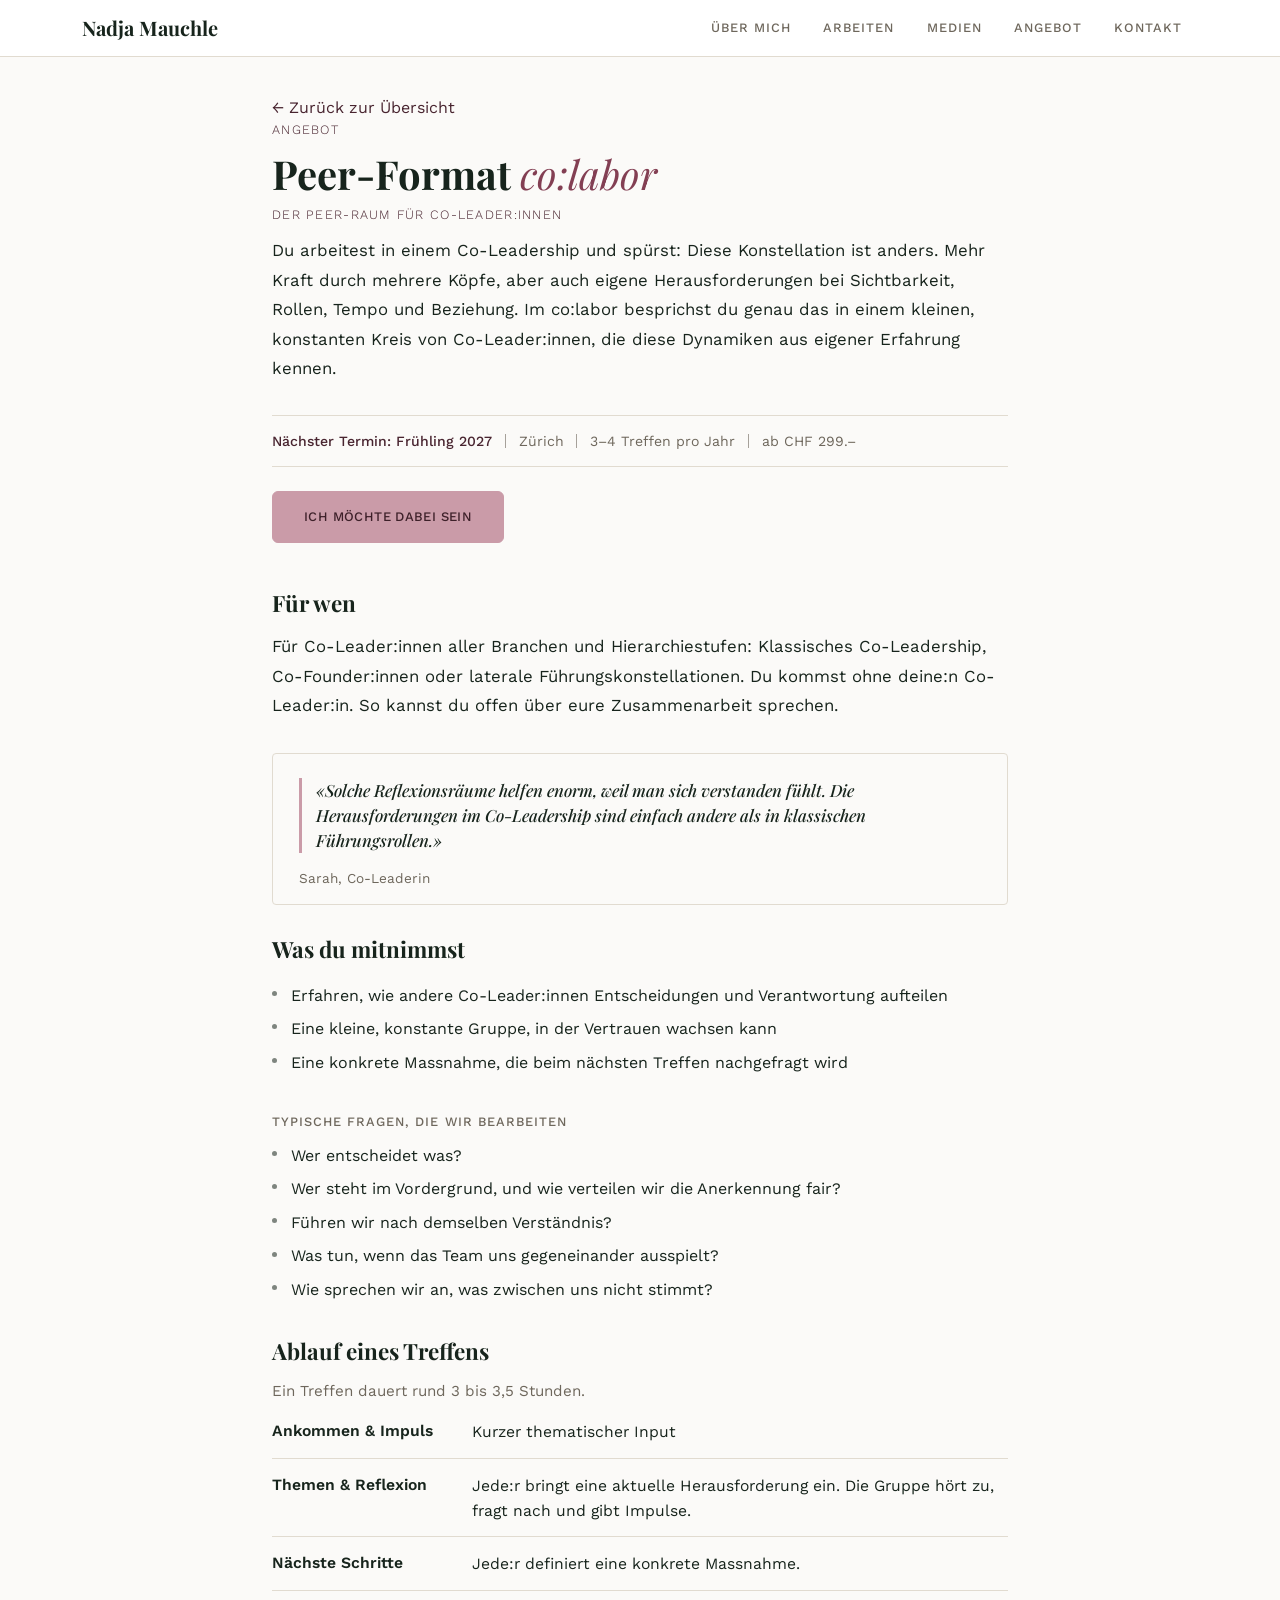
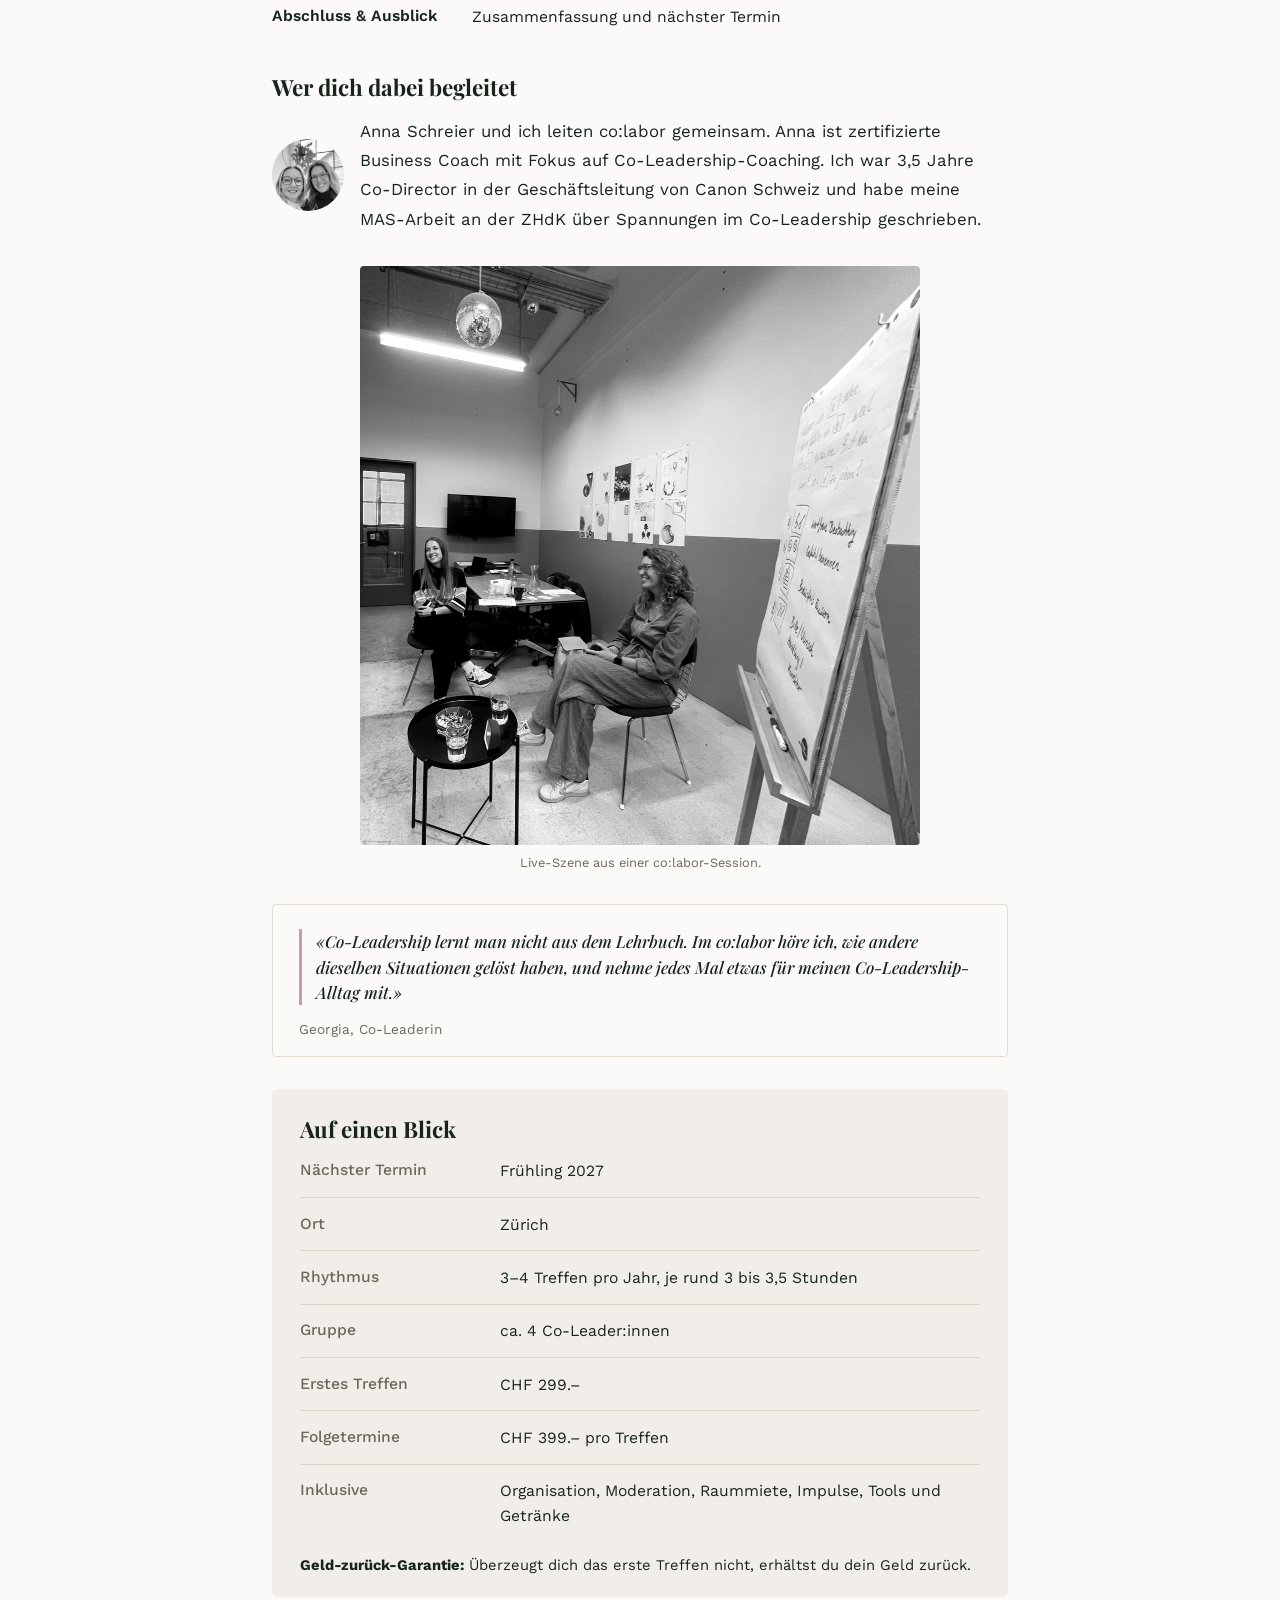
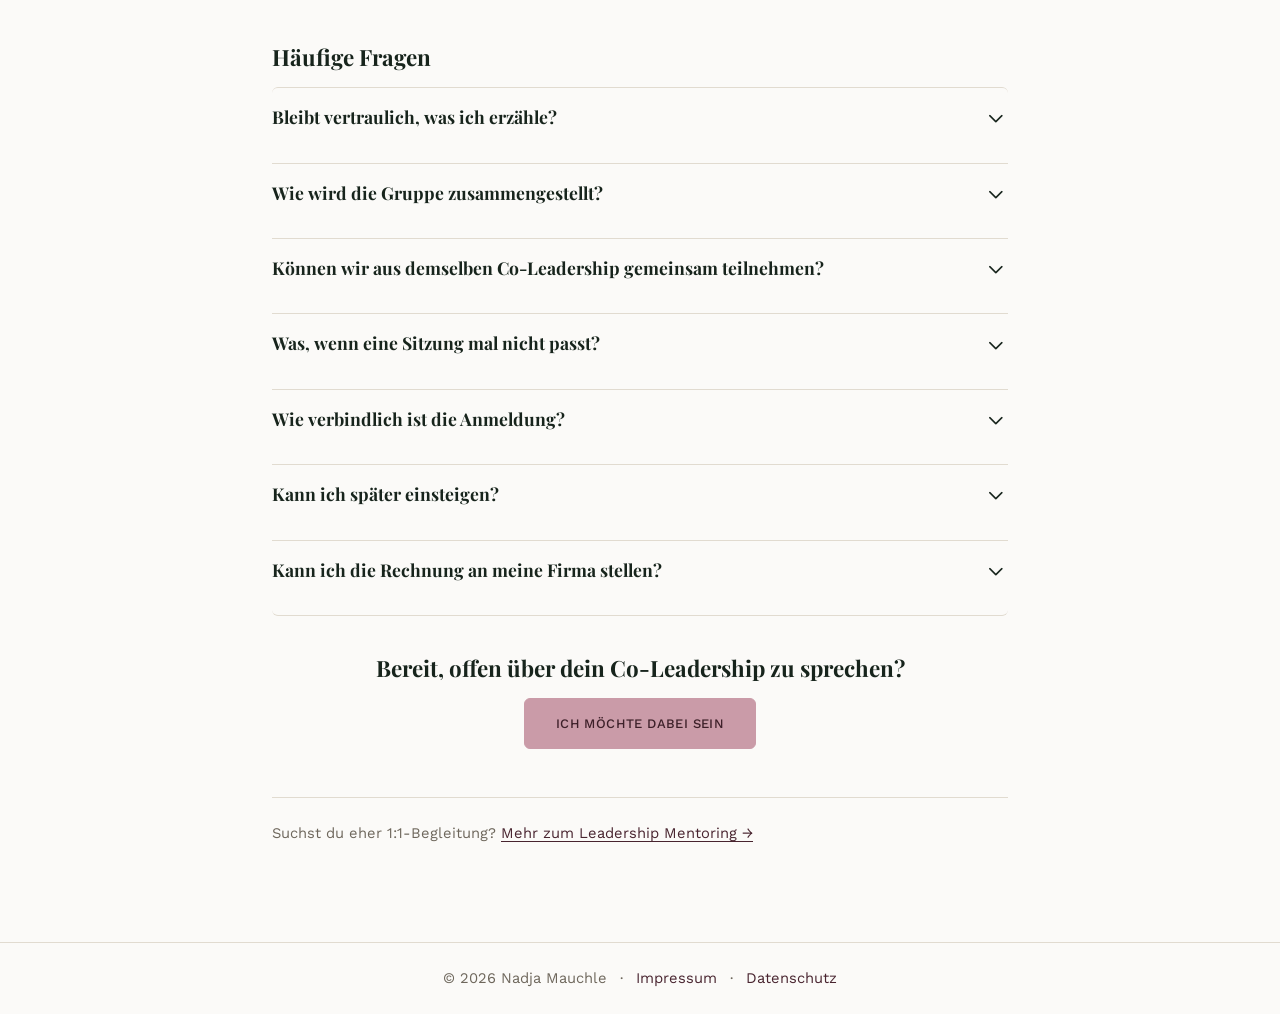
<file: angebot/colabor/index.html>
<!DOCTYPE html>
<html lang="de">
<head>
  <meta charset="UTF-8">
  <meta name="viewport" content="width=device-width, initial-scale=1.0">
  <title>Peer-Format co:labor | Nadja Mauchle</title>
  <meta name="description" content="co:labor ist der vertrauliche Peer-Raum für Co-Leader:innen: ehrlicher Austausch, gemeinsame Reflexion und konkrete nächste Schritte zu echten Führungsherausforderungen.">

  <meta property="og:type" content="website">
  <meta property="og:site_name" content="Nadja Mauchle">
  <meta property="og:title" content="Peer-Format co:labor | Nadja Mauchle">
  <meta property="og:description" content="co:labor ist der vertrauliche Peer-Raum für Co-Leader:innen: ehrlicher Austausch, gemeinsame Reflexion und konkrete nächste Schritte zu echten Führungsherausforderungen.">
  <meta property="og:image" content="../../img/og-image.png">
  <meta property="og:image:width" content="1200">
  <meta property="og:image:height" content="630">
  <meta name="twitter:card" content="summary_large_image">
  <meta name="twitter:title" content="Peer-Format co:labor | Nadja Mauchle">
  <meta name="twitter:description" content="co:labor ist der vertrauliche Peer-Raum für Co-Leader:innen: ehrlicher Austausch, gemeinsame Reflexion und konkrete nächste Schritte zu echten Führungsherausforderungen.">
  <meta name="twitter:image" content="../../img/og-image.png">

  <link rel="icon" type="image/svg+xml" href="data:image/svg+xml,%3Csvg xmlns='http://www.w3.org/2000/svg' viewBox='0 0 64 64'%3E%3Crect width='64' height='64' rx='12' fill='%2348242F'/%3E%3Ctext x='32' y='44' font-family='Georgia, serif' font-size='30' font-weight='700' fill='%23CA9BA8' text-anchor='middle'%3ENM%3C/text%3E%3C/svg%3E">

  <link href="https://cdn.jsdelivr.net/npm/bootstrap@5.1.0/dist/css/bootstrap.min.css" rel="stylesheet" integrity="sha384-KyZXEAg3QhqLMpG8r+8fhAXLRk2vvoC2f3B09zVXn8CA5QIVfZOJ3BCsw2P0p/We" crossorigin="anonymous">
  <link rel="stylesheet" href="https://cdn.jsdelivr.net/npm/bootstrap-icons@1.5.0/font/bootstrap-icons.css">

  <link rel="preconnect" href="https://fonts.googleapis.com">
  <link rel="preconnect" href="https://fonts.gstatic.com" crossorigin>
  <link href="https://fonts.googleapis.com/css2?family=Playfair+Display:ital,wght@0,700;1,500;1,700&family=Work+Sans:wght@300;400;500&display=swap" rel="stylesheet">

  <link href="../../style.css" rel="stylesheet">

  <script src="https://cdn.jsdelivr.net/npm/bootstrap@5.1.0/dist/js/bootstrap.bundle.min.js" integrity="sha384-U1DAWAznBHeqEIlVSCgzq+c9gqGAJn5c/t99JyeKa9xxaYpSvHU5awsuZVVFIhvj" crossorigin="anonymous"></script>
</head>
<body>

  <!-- ===== Navigation (identisch zur Hauptseite, Links zeigen auf ../../index.html) ===== -->
  <nav id="mainNav" class="navbar navbar-expand-lg bg-white navbar-light fixed-top">
    <div class="container">
      <a class="navbar-brand" href="../../index.html">Nadja Mauchle</a>

      <button class="navbar-toggler" type="button" data-bs-toggle="collapse" data-bs-target="#navbarSupportedContent" aria-controls="navbarSupportedContent" aria-expanded="false" aria-label="Navigation umschalten">
        <span class="navbar-toggler-icon"></span>
      </button>

      <div class="collapse navbar-collapse" id="navbarSupportedContent">
        <ul class="navbar-nav ms-auto mb-2 mb-lg-0">
          <li class="nav-item"><a class="nav-link" href="../../index.html#ueber-mich">Über mich</a></li>
          <li class="nav-item"><a class="nav-link" href="../../index.html#arbeiten">Arbeiten</a></li>
          <li class="nav-item"><a class="nav-link" href="../../index.html#wissenswertes">Medien</a></li>
          <li class="nav-item"><a class="nav-link" href="../../index.html#angebot">Angebot</a></li>
          <li class="nav-item"><a class="nav-link" href="../../index.html#kontakt">Kontakt</a></li>
        </ul>
      </div>
    </div>
  </nav>

  <section class="section-light p-section co-labor-detail-page">
    <div class="container container-lg">
      <a href="../../index.html#angebot" class="artefakt-link d-inline-block">← Zurück zur Übersicht</a>

      <p class="eyebrow on-light">Angebot</p>
      <h1 class="headline on-light"><span>Peer-Format</span> <span class="accent">co:labor</span></h1>
      <p class="eyebrow on-light">Der Peer-Raum für Co-Leader:innen</p>

      <p class="body-text">Du arbeitest in einem Co-Leadership und spürst: Diese Konstellation ist anders. Mehr Kraft durch mehrere Köpfe, aber auch eigene Herausforderungen bei Sichtbarkeit, Rollen, Tempo und Beziehung. Im co:labor besprichst du genau das in einem kleinen, konstanten Kreis von Co-Leader:innen, die diese Dynamiken aus eigener Erfahrung kennen.</p>

      <div class="co-labor-short-facts" aria-label="Kurzfakten zu co:labor">
        <span class="accent-inline">Nächster Termin: Frühling 2027</span>
        <span class="short-facts-sep" aria-hidden="true"></span>
        <span>Zürich</span>
        <span class="short-facts-sep" aria-hidden="true"></span>
        <span>3–4 Treffen pro Jahr</span>
        <span class="short-facts-sep" aria-hidden="true"></span>
        <span>ab CHF 299.–</span>
      </div>

      <div class="offer-cta-top"><a href="../../index.html#kontakt" class="btn btn-accent">Ich möchte dabei sein</a></div>

      <h2 class="headline on-light headline-sm">Für wen</h2>
      <p class="body-text">Für Co-Leader:innen aller Branchen und Hierarchiestufen: Klassisches Co-Leadership, Co-Founder:innen oder laterale Führungskonstellationen. Du kommst ohne deine:n Co-Leader:in. So kannst du offen über eure Zusammenarbeit sprechen.</p>

      <div class="testimonial-card">
        <blockquote class="testimonial-quote">«Solche Reflexionsräume helfen enorm, weil man sich verstanden fühlt. Die Herausforderungen im Co-Leadership sind einfach andere als in klassischen Führungsrollen.»</blockquote>
        <p class="testimonial-source">Sarah, Co-Leaderin</p>
      </div>

      <h2 class="headline on-light headline-sm">Was du mitnimmst</h2>
      <ul class="skill-list">
        <li>Erfahren, wie andere Co-Leader:innen Entscheidungen und Verantwortung aufteilen</li>
        <li>Eine kleine, konstante Gruppe, in der Vertrauen wachsen kann</li>
        <li>Eine konkrete Massnahme, die beim nächsten Treffen nachgefragt wird</li>
      </ul>
      <p class="offer-subhead">Typische Fragen, die wir bearbeiten</p>
      <ul class="skill-list">
        <li>Wer entscheidet was?</li>
        <li>Wer steht im Vordergrund, und wie verteilen wir die Anerkennung fair?</li>
        <li>Führen wir nach demselben Verständnis?</li>
        <li>Was tun, wenn das Team uns gegeneinander ausspielt?</li>
        <li>Wie sprechen wir an, was zwischen uns nicht stimmt?</li>
      </ul>

      <h2 class="headline on-light headline-sm">Ablauf eines Treffens</h2>
      <p class="offer-lead-sm">Ein Treffen dauert rund 3 bis 3,5 Stunden.</p>
      <dl class="offer-steps">
        <div class="offer-steps-row"><dt>Ankommen &amp; Impuls</dt><dd>Kurzer thematischer Input</dd></div>
        <div class="offer-steps-row"><dt>Themen &amp; Reflexion</dt><dd>Jede:r bringt eine aktuelle Herausforderung ein. Die Gruppe hört zu, fragt nach und gibt Impulse.</dd></div>
        <div class="offer-steps-row"><dt>Nächste Schritte</dt><dd>Jede:r definiert eine konkrete Massnahme.</dd></div>
        <div class="offer-steps-row"><dt>Abschluss &amp; Ausblick</dt><dd>Zusammenfassung und nächster Termin</dd></div>
      </dl>

      <h2 class="headline on-light headline-sm">Wer dich dabei begleitet</h2>
      <div class="d-flex align-items-center gap-3">
        <img src="../../img/nadja-anna-colabor.jpg" class="duo-photo-circle" alt="Anna Schreier und Nadja Mauchle" style="width:72px;height:72px;flex-shrink:0;">
        <p class="body-text mb-0">Anna Schreier und ich leiten co:labor gemeinsam. Anna ist zertifizierte Business Coach mit Fokus auf Co-Leadership-Coaching. Ich war 3,5 Jahre Co-Director in der Geschäftsleitung von Canon Schweiz und habe meine MAS-Arbeit an der ZHdK über Spannungen im Co-Leadership geschrieben.</p>
      </div>

      <img src="../../img/colabor-session-bw.jpg" class="session-photo" alt="Zwei Co-Leader:innen im Austausch während einer co:labor-Session">
      <p class="bildunterschrift">Live-Szene aus einer co:labor-Session.</p>

      <div class="testimonial-card">
        <blockquote class="testimonial-quote">«Co-Leadership lernt man nicht aus dem Lehrbuch. Im co:labor höre ich, wie andere dieselben Situationen gelöst haben, und nehme jedes Mal etwas für meinen Co-Leadership-Alltag mit.»</blockquote>
        <p class="testimonial-source">Georgia, Co-Leaderin</p>
      </div>

      <div class="glance-box">
      <h2 class="headline on-light headline-sm">Auf einen Blick</h2>
      <dl class="glance-list">
        <div class="glance-list-row"><dt>Nächster Termin</dt><dd>Frühling 2027</dd></div>
        <div class="glance-list-row"><dt>Ort</dt><dd>Zürich</dd></div>
        <div class="glance-list-row"><dt>Rhythmus</dt><dd>3–4 Treffen pro Jahr, je rund 3 bis 3,5 Stunden</dd></div>
        <div class="glance-list-row"><dt>Gruppe</dt><dd>ca. 4 Co-Leader:innen</dd></div>
        <div class="glance-list-row"><dt>Erstes Treffen</dt><dd>CHF 299.–</dd></div>
        <div class="glance-list-row"><dt>Folgetermine</dt><dd>CHF 399.– pro Treffen</dd></div>
        <div class="glance-list-row"><dt>Inklusive</dt><dd>Organisation, Moderation, Raummiete, Impulse, Tools und Getränke</dd></div>
      </dl>
      <p class="glance-note"><strong>Geld-zurück-Garantie:</strong> Überzeugt dich das erste Treffen nicht, erhältst du dein Geld zurück.</p>
      </div>

      <h2 class="headline on-light headline-sm">Häufige Fragen</h2>
      <div class="accordion custom-accordion" id="colaborFaqAccordion">
        <div class="accordion-item">
          <h3 class="accordion-header" id="faq-heading-1">
            <button class="accordion-button collapsed" type="button" data-bs-toggle="collapse" data-bs-target="#faq-1" aria-expanded="false" aria-controls="faq-1">
              Bleibt vertraulich, was ich erzähle?
            </button>
          </h3>
          <div id="faq-1" class="accordion-collapse collapse" aria-labelledby="faq-heading-1" data-bs-parent="#colaborFaqAccordion">
            <div class="accordion-body">Was in der Gruppe besprochen wird, bleibt in der Gruppe. Wir vereinbaren zu Beginn gemeinsame Vertraulichkeitsregeln.</div>
          </div>
        </div>
        <div class="accordion-item">
          <h3 class="accordion-header" id="faq-heading-2">
            <button class="accordion-button collapsed" type="button" data-bs-toggle="collapse" data-bs-target="#faq-2" aria-expanded="false" aria-controls="faq-2">
              Wie wird die Gruppe zusammengestellt?
            </button>
          </h3>
          <div id="faq-2" class="accordion-collapse collapse" aria-labelledby="faq-heading-2" data-bs-parent="#colaborFaqAccordion">
            <div class="accordion-body">Die Gruppen sind klein und konstant, damit Vertrauen wachsen kann. Wir achten dabei auch darauf, dass keine direkten Konkurrenzsituationen entstehen.</div>
          </div>
        </div>
        <div class="accordion-item">
          <h3 class="accordion-header" id="faq-heading-3">
            <button class="accordion-button collapsed" type="button" data-bs-toggle="collapse" data-bs-target="#faq-3" aria-expanded="false" aria-controls="faq-3">
              Können wir aus demselben Co-Leadership gemeinsam teilnehmen?
            </button>
          </h3>
          <div id="faq-3" class="accordion-collapse collapse" aria-labelledby="faq-heading-3" data-bs-parent="#colaborFaqAccordion">
            <div class="accordion-body">Ja, wenn ihr gemeinsam teilnehmen möchtet, meldet euch gerne bei uns.</div>
          </div>
        </div>
        <div class="accordion-item">
          <h3 class="accordion-header" id="faq-heading-4">
            <button class="accordion-button collapsed" type="button" data-bs-toggle="collapse" data-bs-target="#faq-4" aria-expanded="false" aria-controls="faq-4">
              Was, wenn eine Sitzung mal nicht passt?
            </button>
          </h3>
          <div id="faq-4" class="accordion-collapse collapse" aria-labelledby="faq-heading-4" data-bs-parent="#colaborFaqAccordion">
            <div class="accordion-body">Kein Problem. Du meldest dich einfach für den nächsten Termin wieder an.</div>
          </div>
        </div>
        <div class="accordion-item">
          <h3 class="accordion-header" id="faq-heading-5">
            <button class="accordion-button collapsed" type="button" data-bs-toggle="collapse" data-bs-target="#faq-5" aria-expanded="false" aria-controls="faq-5">
              Wie verbindlich ist die Anmeldung?
            </button>
          </h3>
          <div id="faq-5" class="accordion-collapse collapse" aria-labelledby="faq-heading-5" data-bs-parent="#colaborFaqAccordion">
            <div class="accordion-body">Deine Anmeldung gilt verbindlich für den Termin, für den du dich angemeldet hast.</div>
          </div>
        </div>
        <div class="accordion-item">
          <h3 class="accordion-header" id="faq-heading-6">
            <button class="accordion-button collapsed" type="button" data-bs-toggle="collapse" data-bs-target="#faq-6" aria-expanded="false" aria-controls="faq-6">
              Kann ich später einsteigen?
            </button>
          </h3>
          <div id="faq-6" class="accordion-collapse collapse" aria-labelledby="faq-heading-6" data-bs-parent="#colaborFaqAccordion">
            <div class="accordion-body">Ja, wenn in der Gruppe noch Platz ist. Sonst kommst du auf die Warteliste für die nächste Runde.</div>
          </div>
        </div>
        <div class="accordion-item">
          <h3 class="accordion-header" id="faq-heading-7">
            <button class="accordion-button collapsed" type="button" data-bs-toggle="collapse" data-bs-target="#faq-7" aria-expanded="false" aria-controls="faq-7">
              Kann ich die Rechnung an meine Firma stellen?
            </button>
          </h3>
          <div id="faq-7" class="accordion-collapse collapse" aria-labelledby="faq-heading-7" data-bs-parent="#colaborFaqAccordion">
            <div class="accordion-body">Ja, gerne. Gib uns bei der Anmeldung einfach die Rechnungsadresse deiner Organisation an.</div>
          </div>
        </div>
      </div>

      <div class="text-center pt-2 pb-5">
        <p class="headline on-light headline-sm">Bereit, offen über dein Co-Leadership zu sprechen?</p>
        <a href="../../index.html#kontakt" class="btn btn-accent">Ich möchte dabei sein</a>
      </div>

      <div class="pt-4" style="border-top: 0.5px solid var(--line);">
        <p class="body-text-sm mb-0">Suchst du eher 1:1-Begleitung? <a href="../leadership-mentoring/" class="artefakt-link">Mehr zum Leadership Mentoring →</a></p>
      </div>
    </div>
  </section>

  <footer class="section-footer p-4 text-center">
    <p class="body-text-sm mb-0">
      © 2026 Nadja Mauchle
      <span class="mx-2">·</span>
      <a href="../../impressum/" class="text-decoration-none">Impressum</a>
      <span class="mx-2">·</span>
      <a href="../../datenschutz/" class="text-decoration-none">Datenschutz</a>
    </p>
  </footer>

  <!-- ===== Mobile-Navigation schliesst sich nach Klick auf einen Menüpunkt ===== -->
  <script>
    (function () {
      var navbarCollapseEl = document.getElementById('navbarSupportedContent');
      if (!navbarCollapseEl) return;

      navbarCollapseEl.querySelectorAll('.nav-link').forEach(function (link) {
        link.addEventListener('click', function () {
          if (navbarCollapseEl.classList.contains('show')) {
            bootstrap.Collapse.getOrCreateInstance(navbarCollapseEl).hide();
          }
        });
      });
    })();
  </script>

</body>
</html>
</file>
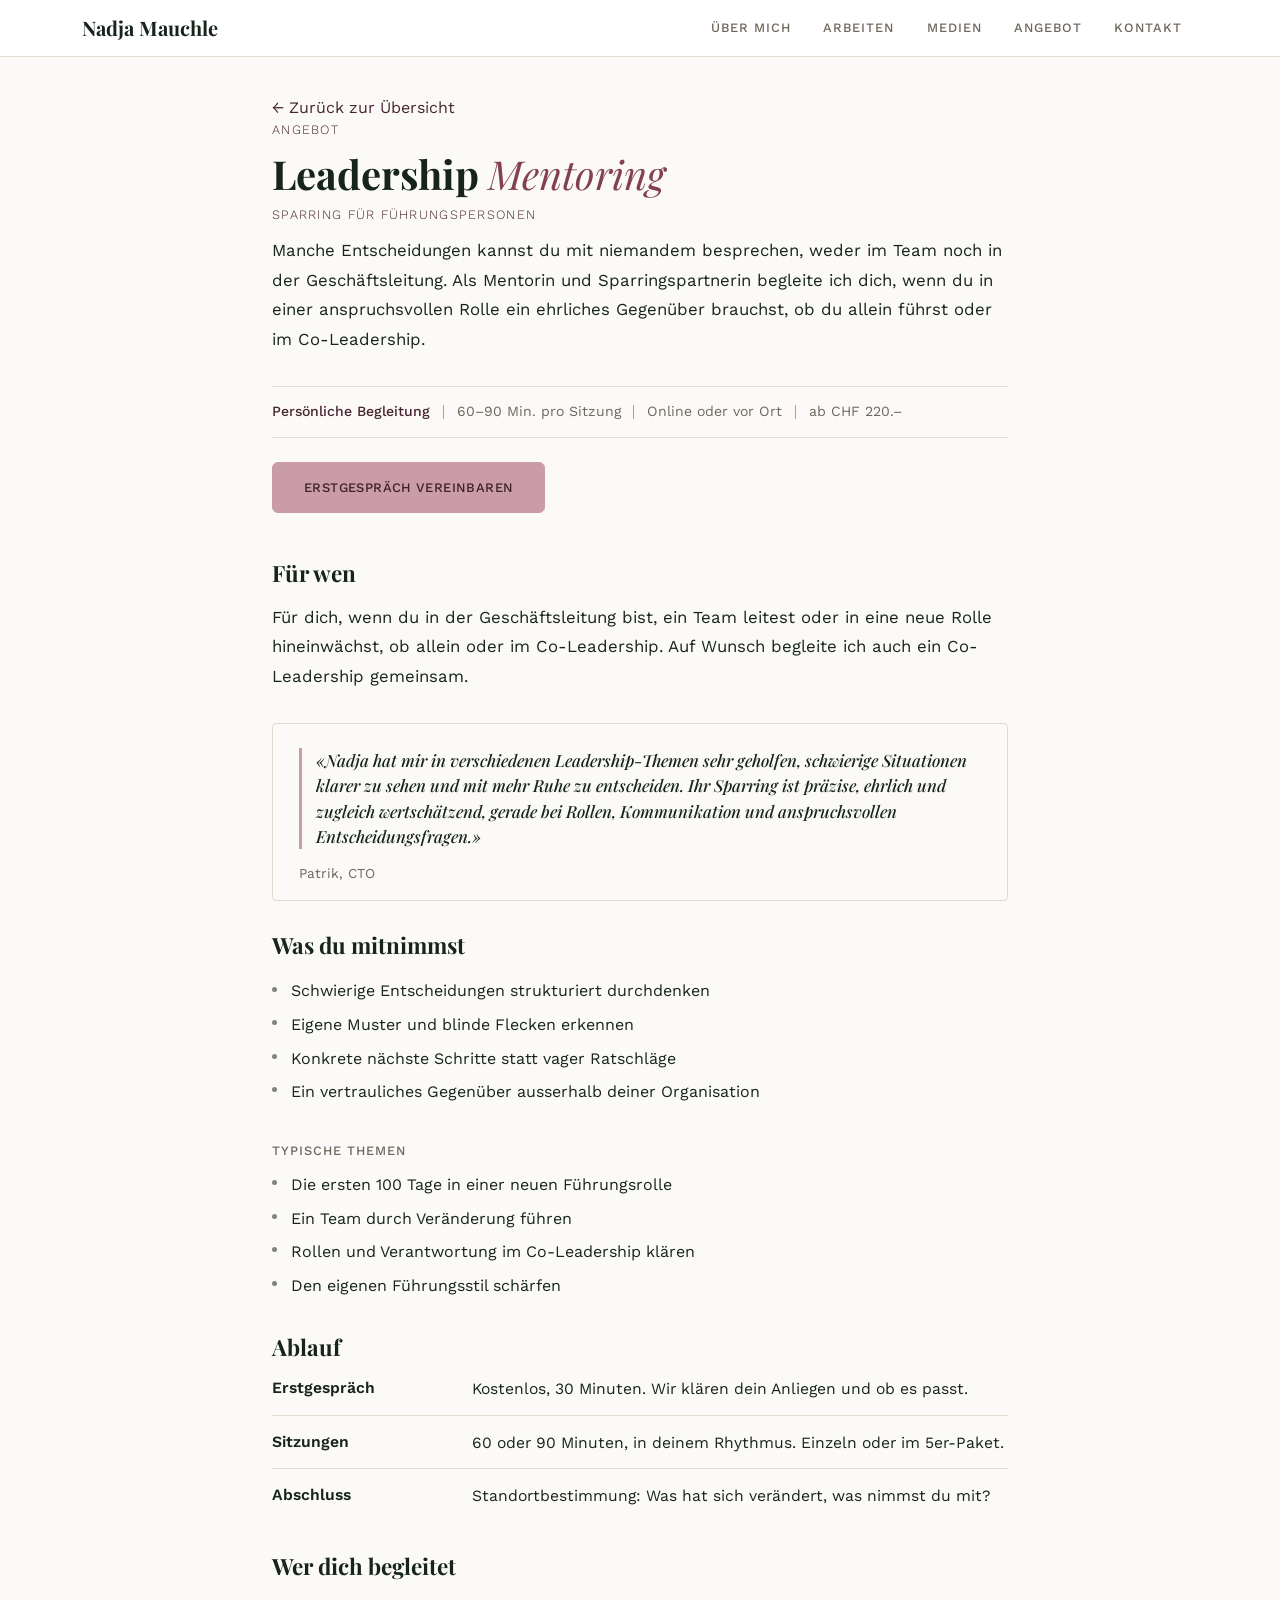
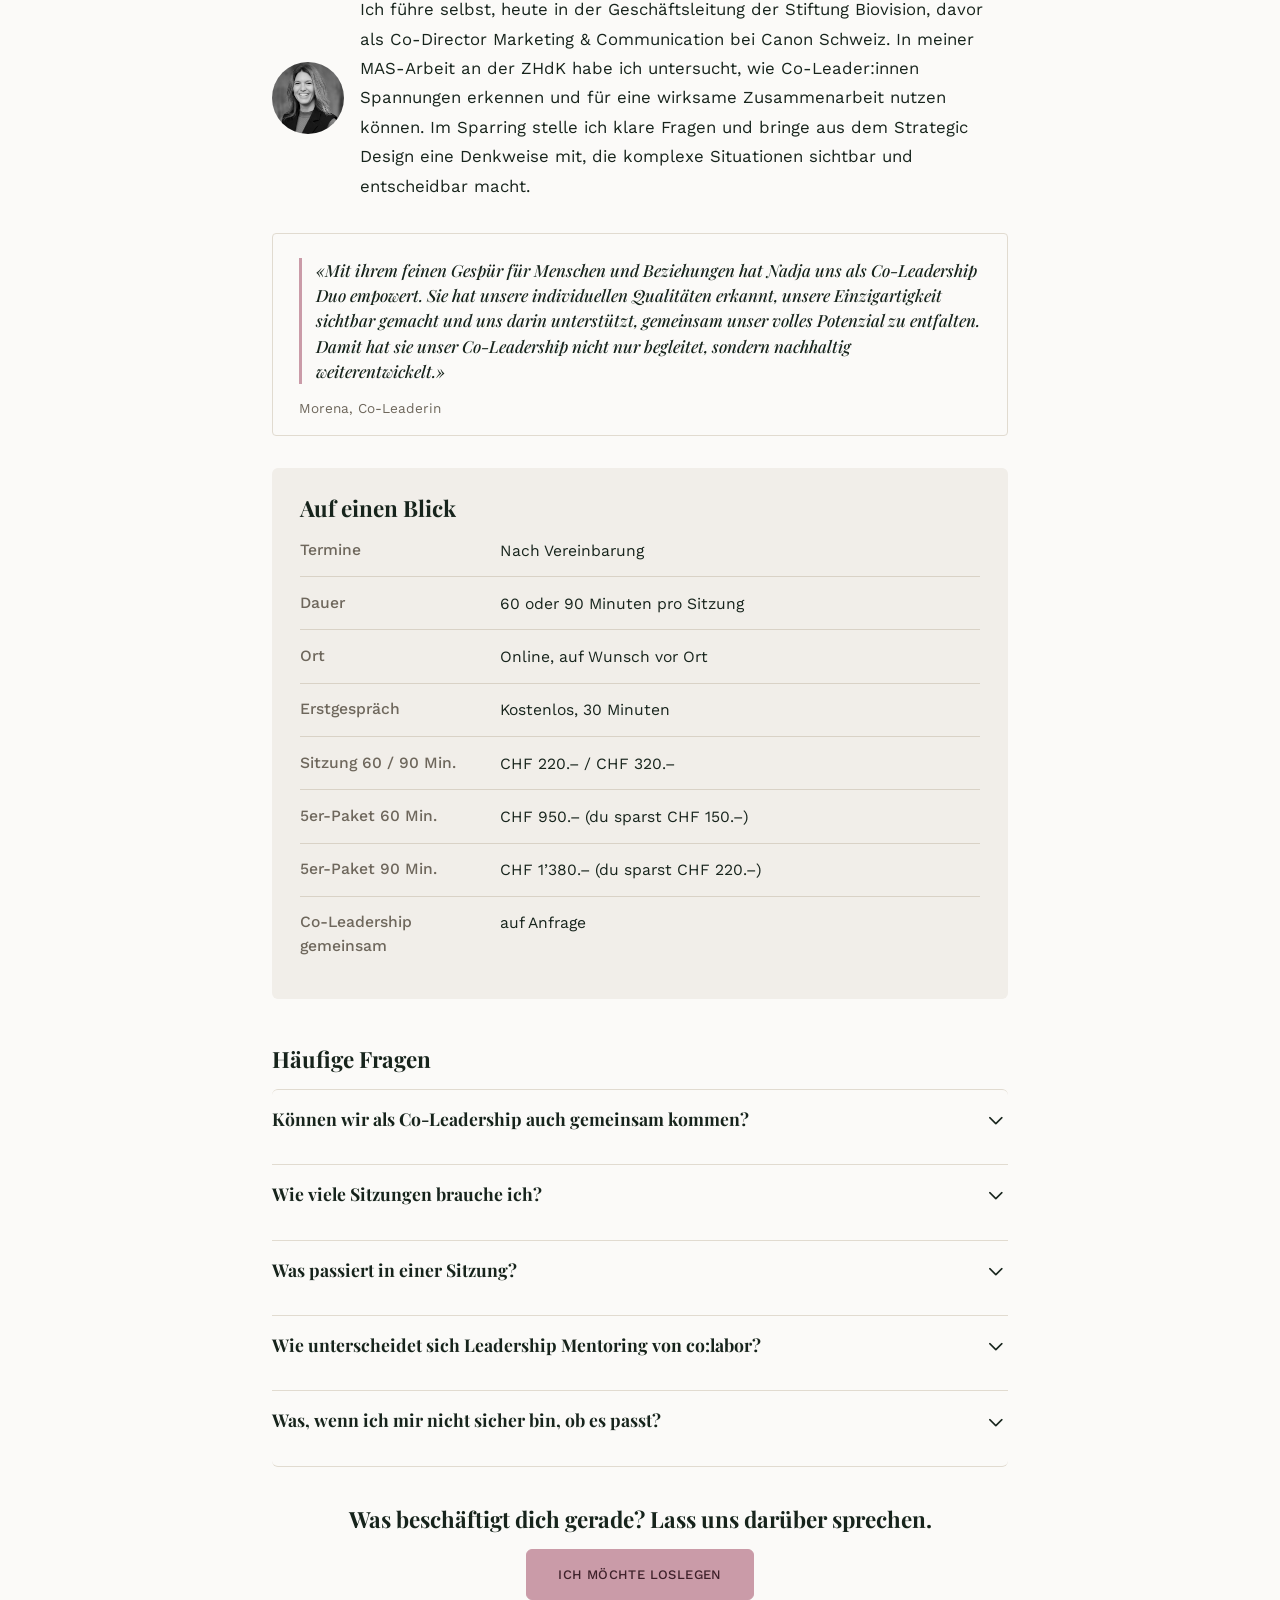
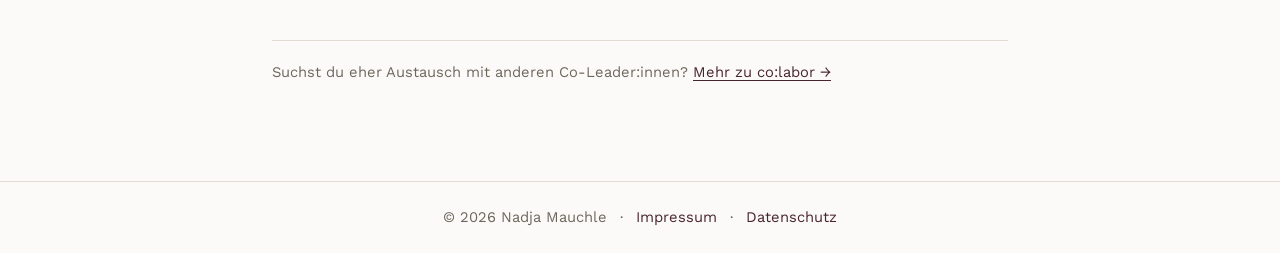
<file: angebot/leadership-mentoring/index.html>
<!DOCTYPE html>
<html lang="de">
<head>
  <meta charset="UTF-8">
  <meta name="viewport" content="width=device-width, initial-scale=1.0">
  <title>Leadership Mentoring | Nadja Mauchle</title>
  <meta name="description" content="Leadership Mentoring mit Nadja Mauchle: Sparring für Führungspersonen, ob allein oder im Co-Leadership. Persönlich, vertraulich und mit umsetzbaren nächsten Schritten.">

  <meta property="og:type" content="website">
  <meta property="og:site_name" content="Nadja Mauchle">
  <meta property="og:title" content="Leadership Mentoring | Nadja Mauchle">
  <meta property="og:description" content="Leadership Mentoring mit Nadja Mauchle: Sparring für Führungspersonen, ob allein oder im Co-Leadership. Persönlich, vertraulich und mit umsetzbaren nächsten Schritten.">
  <meta property="og:image" content="../../img/og-image.png">
  <meta property="og:image:width" content="1200">
  <meta property="og:image:height" content="630">
  <meta name="twitter:card" content="summary_large_image">
  <meta name="twitter:title" content="Leadership Mentoring | Nadja Mauchle">
  <meta name="twitter:description" content="Leadership Mentoring mit Nadja Mauchle: Sparring für Führungspersonen, ob allein oder im Co-Leadership. Persönlich, vertraulich und mit umsetzbaren nächsten Schritten.">
  <meta name="twitter:image" content="../../img/og-image.png">

  <link rel="icon" type="image/svg+xml" href="data:image/svg+xml,%3Csvg xmlns='http://www.w3.org/2000/svg' viewBox='0 0 64 64'%3E%3Crect width='64' height='64' rx='12' fill='%2348242F'/%3E%3Ctext x='32' y='44' font-family='Georgia, serif' font-size='30' font-weight='700' fill='%23CA9BA8' text-anchor='middle'%3ENM%3C/text%3E%3C/svg%3E">

  <link href="https://cdn.jsdelivr.net/npm/bootstrap@5.1.0/dist/css/bootstrap.min.css" rel="stylesheet" integrity="sha384-KyZXEAg3QhqLMpG8r+8fhAXLRk2vvoC2f3B09zVXn8CA5QIVfZOJ3BCsw2P0p/We" crossorigin="anonymous">
  <link rel="stylesheet" href="https://cdn.jsdelivr.net/npm/bootstrap-icons@1.5.0/font/bootstrap-icons.css">

  <link rel="preconnect" href="https://fonts.googleapis.com">
  <link rel="preconnect" href="https://fonts.gstatic.com" crossorigin>
  <link href="https://fonts.googleapis.com/css2?family=Playfair+Display:ital,wght@0,700;1,500;1,700&family=Work+Sans:wght@300;400;500&display=swap" rel="stylesheet">

  <link href="../../style.css" rel="stylesheet">

  <script src="https://cdn.jsdelivr.net/npm/bootstrap@5.1.0/dist/js/bootstrap.bundle.min.js" integrity="sha384-U1DAWAznBHeqEIlVSCgzq+c9gqGAJn5c/t99JyeKa9xxaYpSvHU5awsuZVVFIhvj" crossorigin="anonymous"></script>
</head>
<body>

  <!-- ===== Navigation (identisch zur Hauptseite, Links zeigen auf ../../index.html) ===== -->
  <nav id="mainNav" class="navbar navbar-expand-lg bg-white navbar-light fixed-top">
    <div class="container">
      <a class="navbar-brand" href="../../index.html">Nadja Mauchle</a>

      <button class="navbar-toggler" type="button" data-bs-toggle="collapse" data-bs-target="#navbarSupportedContent" aria-controls="navbarSupportedContent" aria-expanded="false" aria-label="Navigation umschalten">
        <span class="navbar-toggler-icon"></span>
      </button>

      <div class="collapse navbar-collapse" id="navbarSupportedContent">
        <ul class="navbar-nav ms-auto mb-2 mb-lg-0">
          <li class="nav-item"><a class="nav-link" href="../../index.html#ueber-mich">Über mich</a></li>
          <li class="nav-item"><a class="nav-link" href="../../index.html#arbeiten">Arbeiten</a></li>
          <li class="nav-item"><a class="nav-link" href="../../index.html#wissenswertes">Medien</a></li>
          <li class="nav-item"><a class="nav-link" href="../../index.html#angebot">Angebot</a></li>
          <li class="nav-item"><a class="nav-link" href="../../index.html#kontakt">Kontakt</a></li>
        </ul>
      </div>
    </div>
  </nav>

  <section class="section-light p-section mentoring-detail-page">
    <div class="container container-lg">
      <a href="../../index.html#angebot" class="artefakt-link d-inline-block">← Zurück zur Übersicht</a>

      <p class="eyebrow on-light">Angebot</p>
      <h1 class="headline on-light"><span>Leadership</span> <span class="accent">Mentoring</span></h1>
      <p class="eyebrow on-light">Sparring für Führungspersonen</p>

      <p class="body-text">Manche Entscheidungen kannst du mit niemandem besprechen, weder im Team noch in der Geschäftsleitung. Als Mentorin und Sparringspartnerin begleite ich dich, wenn du in einer anspruchsvollen Rolle ein ehrliches Gegenüber brauchst, ob du allein führst oder im Co-Leadership.</p>

      <div class="co-labor-short-facts" aria-label="Kurzfakten zu Leadership Mentoring">
        <span class="accent-inline">Persönliche Begleitung</span>
        <span class="short-facts-sep" aria-hidden="true"></span>
        <span>60–90 Min. pro Sitzung</span>
        <span class="short-facts-sep" aria-hidden="true"></span>
        <span>Online oder vor Ort</span>
        <span class="short-facts-sep" aria-hidden="true"></span>
        <span>ab CHF 220.–</span>
      </div>

      <div class="offer-cta-top"><a href="../../index.html#kontakt" class="btn btn-accent">Erstgespräch vereinbaren</a></div>

      <h2 class="headline on-light headline-sm">Für wen</h2>
      <p class="body-text">Für dich, wenn du in der Geschäftsleitung bist, ein Team leitest oder in eine neue Rolle hineinwächst, ob allein oder im Co-Leadership. Auf Wunsch begleite ich auch ein Co-Leadership gemeinsam.</p>

      <div class="testimonial-card">
        <blockquote class="testimonial-quote">«Nadja hat mir in verschiedenen Leadership-Themen sehr geholfen, schwierige Situationen klarer zu sehen und mit mehr Ruhe zu entscheiden. Ihr Sparring ist präzise, ehrlich und zugleich wertschätzend, gerade bei Rollen, Kommunikation und anspruchsvollen Entscheidungsfragen.»</blockquote>
        <p class="testimonial-source">Patrik, CTO</p>
      </div>

      <h2 class="headline on-light headline-sm">Was du mitnimmst</h2>
      <ul class="skill-list">
        <li>Schwierige Entscheidungen strukturiert durchdenken</li>
        <li>Eigene Muster und blinde Flecken erkennen</li>
        <li>Konkrete nächste Schritte statt vager Ratschläge</li>
        <li>Ein vertrauliches Gegenüber ausserhalb deiner Organisation</li>
      </ul>
      <p class="offer-subhead">Typische Themen</p>
      <ul class="skill-list">
        <li>Die ersten 100 Tage in einer neuen Führungsrolle</li>
        <li>Ein Team durch Veränderung führen</li>
        <li>Rollen und Verantwortung im Co-Leadership klären</li>
        <li>Den eigenen Führungsstil schärfen</li>
      </ul>

      <h2 class="headline on-light headline-sm">Ablauf</h2>
      <dl class="offer-steps">
        <div class="offer-steps-row"><dt>Erstgespräch</dt><dd>Kostenlos, 30 Minuten. Wir klären dein Anliegen und ob es passt.</dd></div>
        <div class="offer-steps-row"><dt>Sitzungen</dt><dd>60 oder 90 Minuten, in deinem Rhythmus. Einzeln oder im 5er-Paket.</dd></div>
        <div class="offer-steps-row"><dt>Abschluss</dt><dd>Standortbestimmung: Was hat sich verändert, was nimmst du mit?</dd></div>
      </dl>

      <h2 class="headline on-light headline-sm">Wer dich begleitet</h2>
      <div class="d-flex align-items-center gap-3">
        <img src="../../img/hero-action.jpg" class="duo-photo-circle" alt="Nadja Mauchle" style="width:72px;height:72px;flex-shrink:0;">
        <p class="body-text mb-0">Ich führe selbst, heute in der Geschäftsleitung der Stiftung Biovision, davor als Co-Director Marketing &amp; Communication bei Canon Schweiz. In meiner MAS-Arbeit an der ZHdK habe ich untersucht, wie Co-Leader:innen Spannungen erkennen und für eine wirksame Zusammenarbeit nutzen können. Im Sparring stelle ich klare Fragen und bringe aus dem Strategic Design eine Denkweise mit, die komplexe Situationen sichtbar und entscheidbar macht.</p>
      </div>

      <div class="testimonial-card">
        <blockquote class="testimonial-quote">«Mit ihrem feinen Gespür für Menschen und Beziehungen hat Nadja uns als Co-Leadership Duo empowert. Sie hat unsere individuellen Qualitäten erkannt, unsere Einzigartigkeit sichtbar gemacht und uns darin unterstützt, gemeinsam unser volles Potenzial zu entfalten. Damit hat sie unser Co-Leadership nicht nur begleitet, sondern nachhaltig weiterentwickelt.»</blockquote>
        <p class="testimonial-source">Morena, Co-Leaderin</p>
      </div>

      <div class="glance-box">
      <h2 class="headline on-light headline-sm">Auf einen Blick</h2>
      <dl class="glance-list">
        <div class="glance-list-row"><dt>Termine</dt><dd>Nach Vereinbarung</dd></div>
        <div class="glance-list-row"><dt>Dauer</dt><dd>60 oder 90 Minuten pro Sitzung</dd></div>
        <div class="glance-list-row"><dt>Ort</dt><dd>Online, auf Wunsch vor Ort</dd></div>
        <div class="glance-list-row"><dt>Erstgespräch</dt><dd>Kostenlos, 30 Minuten</dd></div>
        <div class="glance-list-row"><dt>Sitzung 60 / 90 Min.</dt><dd>CHF 220.– / CHF 320.–</dd></div>
        <div class="glance-list-row"><dt>5er-Paket 60 Min.</dt><dd>CHF 950.– (du sparst CHF 150.–)</dd></div>
        <div class="glance-list-row"><dt>5er-Paket 90 Min.</dt><dd>CHF 1&#8217;380.– (du sparst CHF 220.–)</dd></div>
        <div class="glance-list-row"><dt>Co-Leadership gemeinsam</dt><dd>auf Anfrage</dd></div>
      </dl>
      </div>

      <h2 class="headline on-light headline-sm">Häufige Fragen</h2>
      <div class="accordion custom-accordion" id="mentoringFaqAccordion">
        <div class="accordion-item">
          <h3 class="accordion-header" id="faqm-heading-1">
            <button class="accordion-button collapsed" type="button" data-bs-toggle="collapse" data-bs-target="#faqm-1" aria-expanded="false" aria-controls="faqm-1">
              Können wir als Co-Leadership auch gemeinsam kommen?
            </button>
          </h3>
          <div id="faqm-1" class="accordion-collapse collapse" aria-labelledby="faqm-heading-1" data-bs-parent="#mentoringFaqAccordion">
            <div class="accordion-body">Ja. Dann arbeiten wir an eurer Zusammenarbeit: Rollen, Entscheidungen und die Spannungen dazwischen. Gemeinsame Sitzungen dauern 90 Minuten. Den Preis besprechen wir je nach Anliegen und Grösse eures Co-Leadership.</div>
          </div>
        </div>
        <div class="accordion-item">
          <h3 class="accordion-header" id="faqm-heading-2">
            <button class="accordion-button collapsed" type="button" data-bs-toggle="collapse" data-bs-target="#faqm-2" aria-expanded="false" aria-controls="faqm-2">
              Wie viele Sitzungen brauche ich?
            </button>
          </h3>
          <div id="faqm-2" class="accordion-collapse collapse" aria-labelledby="faqm-heading-2" data-bs-parent="#mentoringFaqAccordion">
            <div class="accordion-body">Das hängt von deinem Anliegen ab. Im kostenlosen Erstgespräch klären wir, woran wir arbeiten und welcher Rahmen passt. Du musst dich nicht von Anfang an für ein Paket entscheiden: Wenn es fünf Sitzungen werden, profitierst du automatisch vom Paketpreis.</div>
          </div>
        </div>
        <div class="accordion-item">
          <h3 class="accordion-header" id="faqm-heading-3">
            <button class="accordion-button collapsed" type="button" data-bs-toggle="collapse" data-bs-target="#faqm-3" aria-expanded="false" aria-controls="faqm-3">
              Was passiert in einer Sitzung?
            </button>
          </h3>
          <div id="faqm-3" class="accordion-collapse collapse" aria-labelledby="faqm-heading-3" data-bs-parent="#mentoringFaqAccordion">
            <div class="accordion-body">Du bringst mit, was dich gerade beschäftigt: Eine Entscheidung, ein Konflikt, eine neue Rolle. Ich frage nach, spiegle, was ich höre, und wir halten fest, was du bis zur nächsten Sitzung konkret angehst.</div>
          </div>
        </div>
        <div class="accordion-item">
          <h3 class="accordion-header" id="faqm-heading-4">
            <button class="accordion-button collapsed" type="button" data-bs-toggle="collapse" data-bs-target="#faqm-4" aria-expanded="false" aria-controls="faqm-4">
              Wie unterscheidet sich Leadership Mentoring von co:labor?
            </button>
          </h3>
          <div id="faqm-4" class="accordion-collapse collapse" aria-labelledby="faqm-heading-4" data-bs-parent="#mentoringFaqAccordion">
            <div class="accordion-body">Leadership Mentoring ist eine persönliche Begleitung für Führungspersonen, ob allein oder im Co-Leadership. co:labor ist eine kleine Gruppe von Co-Leader:innen aus verschiedenen Organisationen, die voneinander lernen.</div>
          </div>
        </div>
        <div class="accordion-item">
          <h3 class="accordion-header" id="faqm-heading-5">
            <button class="accordion-button collapsed" type="button" data-bs-toggle="collapse" data-bs-target="#faqm-5" aria-expanded="false" aria-controls="faqm-5">
              Was, wenn ich mir nicht sicher bin, ob es passt?
            </button>
          </h3>
          <div id="faqm-5" class="accordion-collapse collapse" aria-labelledby="faqm-heading-5" data-bs-parent="#mentoringFaqAccordion">
            <div class="accordion-body">Das ist ganz normal. Dafür gibt es ein kostenloses und unverbindliches Erstgespräch. Dort klären wir gemeinsam, ob und wie die Begleitung zu deiner Situation passt.</div>
          </div>
        </div>
      </div>

      <div class="mentor-cta text-center">
        <p class="headline on-light headline-sm">Was beschäftigt dich gerade? Lass uns darüber sprechen.</p>
        <a href="../../index.html#kontakt" class="btn btn-accent">Ich möchte loslegen</a>
      </div>

      <div class="mentor-cross-link">
        <p class="body-text-sm mb-0">Suchst du eher Austausch mit anderen Co-Leader:innen? <a href="../colabor/" class="artefakt-link">Mehr zu co:labor →</a></p>
      </div>
    </div>
  </section>

  <footer class="section-footer p-4 text-center">
    <p class="body-text-sm mb-0">
      © 2026 Nadja Mauchle
      <span class="mx-2">·</span>
      <a href="../../impressum/" class="text-decoration-none">Impressum</a>
      <span class="mx-2">·</span>
      <a href="../../datenschutz/" class="text-decoration-none">Datenschutz</a>
    </p>
  </footer>

  <!-- ===== Mobile-Navigation schliesst sich nach Klick auf einen Menüpunkt ===== -->
  <script>
    (function () {
      var navbarCollapseEl = document.getElementById('navbarSupportedContent');
      if (!navbarCollapseEl) return;

      navbarCollapseEl.querySelectorAll('.nav-link').forEach(function (link) {
        link.addEventListener('click', function () {
          if (navbarCollapseEl.classList.contains('show')) {
            bootstrap.Collapse.getOrCreateInstance(navbarCollapseEl).hide();
          }
        });
      });
    })();
  </script>

</body>
</html>
</file>
<file: style.css>
/* =========================================================
   Nadja Mauchle — Portfolio
   Farbpalette & Typografie gemäss plan-portfolio-onepage.md
   Entscheidung 1 (Farbe) & Entscheidung 4 (Typografie)
   ========================================================= */

:root {
  /* Typografie */
  --font-display: 'Playfair Display', serif;
  --font-body: 'Work Sans', sans-serif;

  /* Abschnitts-Abstände */
  --section-padding-y: 96px;

  /* Farben */
  --aubergine-dark: #3D2029;   /* Dunkel: Text auf Akzentflächen (z.B. Button-Text) */
  --aubergine: #48242F;        /* Basis: Standard-Sektionshintergrund Hero/Angebot/Kontakt */
  --aubergine-light: #532A36;  /* Hell: Karten/Flächen innerhalb dunkler Sektionen */
  --flieder: #CA9BA8;          /* Akzent: Buttons, Links, Signature-Wörter, Testimonial-Balken */
  --form-border: #7A5560;      /* Formularfeld-Ränder auf dunklem Grund */
  --text-on-dark: #F1E5E9;       /* Primärtext auf Aubergine-Hintergrund */
  --text-on-dark-soft: #D9C3CA;  /* Sekundär-/gedämpfter Text auf Aubergine-Hintergrund */
  --signature-color: #833F53;    /* Einheitliche Farbe für kursive Signature-Wörter, hell wie dunkel */
  --paper: #FBFAF8;      /* helle Grundfläche */
  --paper-alt: #F1EEE9;  /* Platzhalter-/Kartenflächen auf hellem Grund */
  --ink: #17241C;        /* Text auf hellem Grund */
  --ink-soft: #6E675C;
  --line: #E1DBD0;
  --mentions-heading: #2C2A28;  /* Eigener, etwas wärmerer Dunkelton nur für "Wissenswertes"-Titel */
  --error: #E8A0A0;             /* Fehlermeldung Kontaktformular */
  --artefakt-frame-bg: #CFC9BE; /* Hintergrund hinter freigestellten Artefakt-Bildern (Kartenset) */
}

/* Scroll-Offset für Anker-Navigation: nur ein Mechanismus (scroll-margin-top
   auf den Zielelementen), damit die fixe Nav den Zielabschnitt nicht verdeckt.
   scroll-padding-top auf html wurde entfernt, weil beide Mechanismen sich
   addierten und einen viel zu grossen Abstand erzeugten. */
section, header, .mentions-divider {
  scroll-margin-top: 80px;
}

html {
  scroll-behavior: smooth;
}

/* Fokus-Zustand markenkonform (Flieder) statt Browser-Standard-Blau —
   bleibt sichtbar für Tastatur-/Klick-Fokus, nur farblich angepasst */
a:focus-visible,
button:focus-visible,
.btn:focus-visible,
input:focus-visible,
textarea:focus-visible,
select:focus-visible {
  outline: 2px solid var(--flieder);
  outline-offset: 2px;
}

/* Standard-Link-Styling für Fliesstext und Footer/Legal-Links, mit markenkonformer
   Aubergine-Farbe statt Browser-Default-Blau */
a:not(.btn):not(.navbar-brand):not(.nav-link):not(.hero-cta-primary):not(.hero-cta-secondary):not(.on-light-icon):not(.card-link) {
  color: var(--aubergine);
  text-decoration: underline;
  text-underline-offset: 0.18em;
  text-decoration-color: currentColor;
}

a:not(.btn):not(.navbar-brand):not(.nav-link):not(.hero-cta-primary):not(.hero-cta-secondary):not(.on-light-icon):not(.card-link):hover,
a:not(.btn):not(.navbar-brand):not(.nav-link):not(.hero-cta-primary):not(.hero-cta-secondary):not(.on-light-icon):not(.card-link):focus-visible {
  color: var(--aubergine);
}

a[href="../../index.html#angebot"] {
  text-decoration: none !important;
  text-underline-offset: 0.18em;
}

a[href="../../index.html#angebot"]:hover,
a[href="../../index.html#angebot"]:focus-visible {
  text-decoration: none !important;
}

/* Bootstraps eigener Standard-Fokus-Schatten (blau) auf Buttons entfernen —
   unser Flieder-Outline oben übernimmt die Fokusanzeige */
.btn:focus,
.btn:active:focus {
  box-shadow: none;
}

body {
  font-family: var(--font-body);
  font-weight: 400;
  color: var(--ink);
  background: var(--paper);
  hyphens: auto;
}

img {
  max-width: 100%;
}

/* ---------- Typografie-System (Entscheidung 4) ---------- */

.headline {
  font-family: var(--font-display);
  font-weight: 700;
  font-style: normal;
  line-height: 1.15;
  text-wrap: balance;
}

.headline .accent {
  font-family: var(--font-display);
  font-weight: 400;
  font-style: italic;
  color: var(--accent-color, var(--signature-color));
}

.headline-sm {
  font-size: 1.4rem;
}

.hero-h {
  font-size: clamp(2.2rem, 6vw, 3.6rem);
}

.on-dark { --accent-color: var(--flieder); }
.on-light { --accent-color: var(--signature-color); }

.eyebrow {
  font-family: var(--font-body);
  font-weight: 300;
  letter-spacing: 0.1em;
  text-transform: uppercase;
  font-size: 0.8rem;
  margin-bottom: 0.75rem;
}

.eyebrow.on-dark { color: var(--text-on-dark-soft); }
.eyebrow.on-light { color: var(--aubergine); }

.on-light-icon { color: var(--ink-soft); }
.on-light-icon:hover { color: var(--aubergine); }

.body-text {
  font-family: var(--font-body);
  font-weight: 400;
  line-height: 1.75;
  font-size: 1.05rem;
}

.body-text.on-dark { color: var(--text-on-dark); }

.body-text.hero-lead-text { color: var(--text-on-dark-soft); }

.body-text-sm {
  font-family: var(--font-body);
  font-weight: 400;
  line-height: 1.6;
  font-size: 0.92rem;
  color: var(--ink-soft);
}

.lead-text {
  max-width: 46ch;
  font-size: 1.15rem;
}

.marker-highlight {
  position: relative;
  display: inline-block;
}

.marker-highlight:before {
  content: "";
  background-color: #CA9BA887;
  width: 102%;
  height: 0.2em;
  position: absolute;
  z-index: -2;
  filter: url(#marker-shape);
  left: -0.05em;
  padding: 0 0.25em;
  bottom: 0.2em;
}

/* ---------- Abschnitts-Hintergründe (Entscheidung 1) ---------- */

.section-dark {
  background: var(--aubergine);
  color: var(--text-on-dark);
}

.section-aubergine {
  background: var(--aubergine);
  color: var(--text-on-dark);
}

.section-light {
  background: var(--paper);
  color: var(--ink);
}

.section-footer {
  background: var(--paper);
  border-top: 1px solid var(--line);
  color: var(--ink-soft);
}

header,
section {
  padding-top: var(--section-padding-y);
  padding-bottom: var(--section-padding-y);
}

.p-section,
.p-section-lg,
.p-section-hero {
  padding-top: var(--section-padding-y);
  padding-bottom: var(--section-padding-y);
}

#start {
  padding-top: 148px;
  padding-bottom: var(--section-padding-y);
}

.hero-row {
  margin-left: -8px;
  align-items: center;
}

.hero-row .col-lg-7 {
  margin-left: -4px;
}

.hero-row .col-lg-5 {
  margin-left: -18px;
}

header > :first-child,
header > :last-child,
section > :first-child,
section > :last-child {
  margin-top: 0;
  margin-bottom: 0;
}

.container-lg {
  max-width: 900px;
}

.w-sm {
  max-width: 440px;
}

.w-md {
  max-width: 720px;
}

/* ---------- Navigation ---------- */

#mainNav {
  box-shadow: 0 1px 0 var(--line);
}

#mainNav .navbar-brand {
  font-family: var(--font-display);
  font-weight: 700;
  color: var(--ink);
}

.navbar-light .navbar-nav .nav-link {
  font-family: var(--font-body);
  font-weight: 500;
  text-transform: uppercase;
  letter-spacing: 0.08em;
  font-size: 0.8rem;
  padding: 0.5rem 1rem;
  color: var(--ink-soft);
}

.navbar-light .navbar-nav .nav-link.active,
.navbar-light .navbar-nav .nav-link:hover {
  color: var(--aubergine);
}

/* ---------- Buttons ---------- */

.btn {
  font-family: var(--font-body);
  font-weight: 500;
  letter-spacing: 0.03em;
  text-transform: uppercase;
  font-size: 13px;
  padding: 15px 31px;
  border-radius: 6px;
}

.btn-accent {
  background: var(--flieder);
  color: var(--aubergine-dark);
  border: 1px solid var(--flieder);
}

.btn-accent:hover {
  background: transparent;
  color: var(--flieder);
  border-color: var(--flieder);
}

.section-light .btn-accent,
.section-light .btn-accent:hover {
  color: var(--aubergine-dark);
}

.btn-outline-accent {
  background: transparent;
  color: var(--text-on-dark);
  border: 1px solid rgba(241, 229, 233, 0.4);
}

.btn-outline-accent:hover {
  background: rgba(241, 229, 233, 0.1);
  color: var(--text-on-dark);
  border-color: var(--text-on-dark);
}

/* ---------- Hero-CTAs ---------- */

.hero-ctas {
  display: flex;
  align-items: center;
  gap: 16px;
}

.hero-cta-primary {
  background: var(--flieder);
  color: var(--aubergine-dark);
  font-size: 13px;
  font-weight: 500;
  letter-spacing: 0.03em;
  text-transform: uppercase;
  text-decoration: none;
  padding: 15px 31px;
  border: 1px solid var(--flieder);
  border-radius: 6px;
  display: inline-block;
  transition: background-color 0.15s ease, color 0.15s ease, border-color 0.15s ease;
}

.hero-cta-primary:hover,
.hero-cta-primary:focus {
  background: transparent;
  color: var(--flieder);
  border-color: var(--flieder);
}

.hero-cta-secondary {
  background: transparent;
  color: var(--flieder);
  font-size: 13px;
  font-weight: 500;
  letter-spacing: 0.03em;
  text-transform: uppercase;
  text-decoration: none;
  padding: 14.5px 32px;
  border: 1.5px solid var(--flieder);
  border-radius: 6px;
  display: inline-block;
  transition: background-color 0.15s ease, color 0.15s ease;
}

.hero-cta-secondary:hover,
.hero-cta-secondary:focus {
  background: var(--flieder);
  color: var(--aubergine-dark);
}

@media (max-width: 767px) {
  .hero-ctas {
    flex-direction: column;
    align-items: center;
    width: 100%;
  }

  .hero-cta-primary,
  .hero-cta-secondary {
    width: 100%;
    max-width: 320px;
    text-align: center;
    box-sizing: border-box;
  }
}

/* ---------- Bild-Platzhalter ---------- */

.photo-placeholder {
  display: flex;
  align-items: center;
  justify-content: center;
  text-align: center;
  border: 1px dashed currentColor;
  border-radius: 4px;
  opacity: 0.6;
  font-family: var(--font-body);
  font-size: 0.85rem;
  letter-spacing: 0.02em;
  padding: 1rem;
}

.photo-placeholder-hero {
  max-width: 420px;
  aspect-ratio: 4 / 3;
}

.photo-placeholder-portrait {
  aspect-ratio: 3 / 4;
}

.hero-portrait {
  width: 290px;
  height: 290px;
  border-radius: 50%;
  overflow: hidden;
  margin-left: 0;
  margin-top: 4px;
  transform: translateY(0);
}

.hero-portrait img {
  width: 100%;
  height: 100%;
  object-fit: cover;
  object-position: center 35%;
}

.portrait-photo {
  display: block;
  width: 100%;
  aspect-ratio: 3 / 4;
  object-fit: cover;
  border-radius: 4px;
}

.session-photo {
  display: block;
  width: 100%;
  max-width: 560px;
  height: auto;
  margin: 0 auto 32px;
  border-radius: 4px;
}

.workshop-bilder {
  display: grid;
  grid-template-columns: 1fr 1.25fr;
  gap: 28px;
  margin: 40px auto 0;
  max-width: 760px;
  align-items: stretch;
}

.workshop-bilder img {
  display: block;
  width: 100%;
  height: 300px;
  object-fit: cover;
  object-position: center center;
  border-radius: 4px;
}

.podcast-photo {
  width: 112%;
  margin-left: -6%;
  object-fit: cover;
  object-position: center center;
  filter: grayscale(100%);
}

.bildunterschrift {
  font-size: 13px;
  color: var(--ink-soft);
  margin-top: 12px;
  text-align: center;
}

@media (max-width: 767px) {
  .workshop-bilder {
    grid-template-columns: 1fr;
  }
}

.duo-photo-circle {
  display: block;
  width: 96px;
  height: 96px;
  object-fit: cover;
  object-position: center 30%;
  border-radius: 50%;
}

/* ---------- Über mich: Abschnitte (ohne Akkordeon, Trennlinien statt Karten) ---------- */

.ueber-mich-block {
  padding: 1.5rem 0;
  border-top: 0.5px solid var(--line);
}

.ueber-mich-block-title {
  font-family: var(--font-display);
  font-weight: 700;
  font-size: 1.1rem;
  color: var(--ink);
  margin: 0 0 1rem;
}

/* ---------- Über mich: Listen ---------- */

.skill-list,
.timeline-list {
  list-style: none;
  padding: 0;
  margin: 0;
}

.skill-list li {
  font-family: var(--font-body);
  padding: 0.3rem 0 0.3rem 1.2rem;
  position: relative;
  line-height: 1.5;
}

.skill-list li::before {
  content: "";
  position: absolute;
  left: 0;
  top: 0.75rem;
  width: 5px;
  height: 5px;
  border-radius: 50%;
  background: currentColor;
  opacity: 0.55;
}

.skill-detail-list dt {
  font-family: var(--font-body);
  font-weight: 500;
  color: var(--aubergine);
  margin-top: 1rem;
}

.skill-detail-list dt:first-child {
  margin-top: 0;
}

.skill-detail-list dd {
  font-family: var(--font-body);
  color: var(--ink);
  margin: 0.25rem 0 0;
  line-height: 1.6;
}

.timeline-list li {
  font-family: var(--font-body);
  padding: 0.5rem 0;
}

.timeline-list > li:not(:last-child) {
  border-bottom: 1px solid var(--line);
}

.timeline-year {
  display: inline-block;
  min-width: 6.5rem;
  font-weight: 500;
  color: var(--aubergine);
}

.timeline-entry {
  display: flex;
  gap: 1.25rem;
}

.timeline-entry .timeline-year {
  flex-shrink: 0;
}

.timeline-role {
  font-weight: 600;
  color: var(--ink);
  margin: 0;
  line-height: 1.4;
}

.timeline-org {
  font-weight: 500;
  color: var(--ink);
  margin: 0.2rem 0 0;
  line-height: 1.4;
}

.timeline-detail {
  color: var(--ink-soft);
  font-size: 0.9em;
  margin: 0.2rem 0 0;
  line-height: 1.4;
}

.timeline-sub-list {
  list-style: none;
  padding: 0;
  margin: 0.4rem 0 0;
}

.timeline-sub-list li {
  font-family: var(--font-body);
  color: var(--ink-soft);
  font-size: 0.85em;
  padding: 0.1rem 0 0.1rem 0.9rem;
  border-bottom: none;
  position: relative;
}

.timeline-sub-list li::before {
  content: "";
  position: absolute;
  left: 0;
  top: 0.6rem;
  width: 4px;
  height: 4px;
  border-radius: 50%;
  background: currentColor;
  opacity: 0.5;
}

/* ---------- Testimonials ---------- */

.testimonial-card {
  background: var(--paper);
  border: 1px solid var(--line);
  border-radius: 4px;
  padding: 1.5rem 1.6rem 1rem;
  margin-bottom: 32px;
  height: 100%;
}

.testimonial-quote {
  font-family: var(--font-display);
  font-style: italic;
  font-weight: 500;
  font-size: 1.05rem;
  border-left: 3px solid var(--flieder);
  padding-left: 0.9rem;
  margin: 0 0 0.9rem;
}

.fact-grid + .testimonial-quote,
.fact-grid + .testimonial-card,
.angebot-card .testimonial-quote {
  margin-top: 1.5rem;
}

.co-labor-detail-page h2,
.co-labor-detail-page h3 {
  margin: 0 0 16px;
}

.co-labor-detail-page .d-flex.align-items-center.gap-3,
.co-labor-detail-page .co-labor-short-facts,
.co-labor-detail-page .session-photo,
.co-labor-detail-page .bildunterschrift,
.co-labor-detail-page .skill-list,
.co-labor-detail-page .co-labor-steps,
.co-labor-detail-page .testimonial-card,
.co-labor-detail-page .co-labor-date-callout,
.co-labor-detail-page .fact-grid,
.co-labor-detail-page .co-labor-investment-grid,
.co-labor-detail-page .custom-accordion,
.co-labor-detail-page .body-text,
.co-labor-detail-page .body-text-sm {
  margin-bottom: 32px;
}

.co-labor-detail-page .d-flex.align-items-center.gap-3 {
  margin: 0 0 32px;
}

.co-labor-detail-page > * {
  margin-top: 0;
}

.co-labor-detail-page h2 + .body-text,
.co-labor-detail-page h2 + .skill-list,
.co-labor-detail-page h2 + .co-labor-steps,
.co-labor-detail-page h2 + .fact-grid,
.co-labor-detail-page h2 + .accordion,
.co-labor-detail-page h3 + .accordion,
.co-labor-detail-page h2 + p,
.co-labor-detail-page h2 + ul,
.co-labor-detail-page h2 + div,
.co-labor-detail-page h3 + div {
  margin-top: 0;
}

.mentoring-detail-page h2,
.mentoring-detail-page h3 {
  margin: 0 0 16px;
}

.mentoring-detail-page .d-flex.align-items-center.gap-3,
.mentoring-detail-page .skill-list,
.mentoring-detail-page .step-list,
.mentoring-detail-page .testimonial-card,
.mentoring-detail-page .fact-grid,
.mentoring-detail-page .pricing-table,
.mentoring-detail-page .custom-accordion,
.mentoring-detail-page .body-text,
.mentoring-detail-page .body-text-sm {
  margin-bottom: 32px;
}

.mentoring-detail-page .d-flex.align-items-center.gap-3 {
  margin: 0 0 32px;
}

.mentoring-detail-page > * {
  margin-top: 0;
}

.mentoring-detail-page h2 + .body-text,
.mentoring-detail-page h2 + .skill-list,
.mentoring-detail-page h2 + .step-list,
.mentoring-detail-page h2 + .fact-grid,
.mentoring-detail-page h2 + .accordion,
.mentoring-detail-page h3 + .accordion,
.mentoring-detail-page h2 + p,
.mentoring-detail-page h2 + ul,
.mentoring-detail-page h2 + div,
.mentoring-detail-page h3 + div {
  margin-top: 0;
}

.mentoring-detail-page .row {
  margin: 0 0 32px;
}

.mentoring-detail-page .row > [class*="col-"] {
  padding-left: 0;
  padding-right: 0;
}

.mentoring-detail-page .mentor-cta {
  padding-top: 8px;
  padding-bottom: 40px;
}

.mentoring-detail-page .mentor-cta .headline {
  margin-bottom: 16px;
}

.mentoring-detail-page .mentor-cross-link {
  padding-top: 20px;
  border-top: 1px solid var(--line);
}

.co-labor-detail-page .co-labor-short-facts {
  display: flex;
  flex-wrap: wrap;
  align-items: center;
  gap: 0.45rem 0.8rem;
  padding: 0.9rem 0;
  border-top: 1px solid var(--line);
  border-bottom: 1px solid var(--line);
  font-family: var(--font-body);
  font-size: 0.88rem;
  color: var(--ink-soft);
}

.co-labor-short-facts {
  display: flex;
  flex-wrap: wrap;
  align-items: center;
  gap: 0.45rem 0.8rem;
  margin: 0 0 32px;
  padding: 0.9rem 0;
  border-top: 1px solid var(--line);
  border-bottom: 1px solid var(--line);
  font-family: var(--font-body);
  font-size: 0.88rem;
  color: var(--ink-soft);
}

/* Trenner zwischen den Kurzfakten: feiner vertikaler Strich statt Mittelpunkt */
.co-labor-short-facts .short-facts-sep {
  display: inline-block;
  width: 1px;
  height: 1em;
  background-color: currentColor;
  opacity: 0.6;
}

.co-labor-short-facts .accent-inline {
  color: var(--aubergine);
  font-weight: 500;
}

.bildunterschrift {
  margin: 0 0 16px;
  font-family: var(--font-body);
  font-size: 0.8rem;
  line-height: 1.5;
  color: var(--ink-soft);
}

.co-labor-detail-page .session-photo {
  margin-bottom: 8px;
}

.co-labor-detail-page h2 + .body-text,
.co-labor-detail-page h2 + .skill-list,
.co-labor-detail-page h2 + .co-labor-steps,
.co-labor-detail-page h2 + .fact-grid,
.co-labor-detail-page h2 + .accordion,
.co-labor-detail-page h3 + .accordion,
.co-labor-detail-page h2 + p,
.co-labor-detail-page h2 + ul,
.co-labor-detail-page h2 + div,
.co-labor-detail-page h3 + div {
  margin-top: 0;
}

.testimonial-source {
  font-family: var(--font-body);
  font-size: 0.85rem;
  color: var(--ink-soft);
  margin: 0;
}

.testimonial-source.on-dark {
  color: rgba(241, 229, 233, 0.7);
}

/* ---------- Arbeiten: Artefakt-Karten ---------- */

.artefakt-card {
  background: var(--paper);
  border: 1px solid var(--line);
  border-radius: 4px;
  overflow: hidden;
  display: flex;
  flex-direction: column;
  transition: border-color 0.15s ease;
}

.artefakt-card:hover {
  border-color: var(--ink);
}

.artefakt-image {
  width: 100%;
  aspect-ratio: 4 / 3;
  object-fit: cover;
  display: block;
  border-bottom: 1px solid var(--line);
}

/* Duotone gilt nur für Foto-Scans (Canvas, spannungs:loop) — MAS-Arbeit und
   CAS-Arbeit sind flächige Grafik-Designs mit Text und bekommen stattdessen
   eigene flache HTML/CSS-Cover, siehe .artefakt-cover-flat weiter unten. */
.artefakt-image-duotone {
  filter: url(#duotone-aubergine);
}

.artefakt-image-framed {
  object-fit: contain;
  background-color: var(--artefakt-frame-bg);
  padding: 0.15rem;
}

.artefakt-image-placeholder {
  display: flex;
  align-items: center;
  justify-content: center;
  background: var(--paper-alt);
  color: var(--ink-soft);
  font-size: 0.8rem;
  text-align: center;
  padding: 1rem;
}

/* Flache Cover für MAS-Arbeit/CAS-Arbeit statt Foto (grafische Designs mit
   Text, kein Duotone-Filter, siehe Spec-Korrektur) */
.artefakt-cover-flat {
  aspect-ratio: 4 / 3;
  background: var(--aubergine);
  position: relative;
  overflow: hidden;
  display: flex;
  flex-direction: column;
  justify-content: flex-end;
  padding: 1.1rem 1.2rem;
  border-bottom: 1px solid var(--line);
}

.artefakt-cover-title {
  font-family: var(--font-display);
  font-weight: 700;
  font-size: 1.05rem;
  line-height: 1.3;
  color: var(--text-on-dark);
  text-transform: uppercase;
  letter-spacing: 0.01em;
  margin: 0;
}

.artefakt-body {
  padding: 1.2rem 1.3rem 1.4rem;
  display: flex;
  flex-direction: column;
  flex: 1;
}

.card-link {
  position: relative;
  display: inline-flex;
  width: fit-content;
  margin-top: auto;
  padding-top: 0.5rem;
  font-family: var(--font-body);
  font-weight: 500;
  font-size: 0.85rem;
  color: var(--aubergine);
  text-decoration: none !important;
  text-underline-offset: 0.18em;
  text-decoration-thickness: 1px;
  transition: color 0.15s ease;
}

.card-link::after {
  content: "";
  position: absolute;
  left: 0;
  bottom: -1px;
  width: 100%;
  height: 1px;
  background: currentColor;
  transform: scaleX(0);
  transform-origin: left center;
  opacity: 0;
  transition: transform 0.15s ease, opacity 0.15s ease;
}

.card-link:hover,
.card-link:focus-visible {
  color: var(--aubergine);
  text-decoration: none;
}

.card-link:hover::after,
.card-link:focus-visible::after {
  opacity: 1;
  transform: scaleX(1);
}

.mentions-divider {
  border-top: 1px solid var(--line);
  margin: 0;
  padding: 0;
}

.mentions-heading {
  color: var(--mentions-heading);
}

.mention-card {
  display: flex;
  flex-direction: column;
  gap: 0.5rem;
  height: 100%;
  padding: 1.2rem 1.3rem;
  background: var(--paper-alt);
  border: 1px solid var(--line);
  border-radius: 4px;
  color: inherit;
  transition: border-color 0.15s ease, transform 0.15s ease, box-shadow 0.15s ease;
}

.mention-card:hover,
.mention-card:focus-within {
  border-color: var(--ink);
  transform: translateY(-1px);
  box-shadow: 0 4px 16px rgba(35, 25, 29, 0.06);
}


.mention-icon {
  display: flex;
  align-items: center;
  justify-content: center;
  width: 2.4rem;
  height: 2.4rem;
  border-radius: 50%;
  background: var(--aubergine);
  color: var(--flieder);
  font-size: 1.05rem;
}

.mention-icon i {
  font-size: 1rem;
  line-height: 1;
}

.mention-title {
  font-family: var(--font-display);
  font-weight: 700;
  font-size: 1rem;
  color: var(--ink);
  line-height: 1.3;
}

.mention-desc {
  font-family: var(--font-body);
  font-size: 0.82rem;
  line-height: 1.5;
  color: var(--ink-soft);
  flex-grow: 1;
}

.mention-platform {
  font-family: var(--font-body);
  font-size: 0.78rem;
  color: var(--ink-soft);
  margin-top: auto;
}

/* ---------- Angebot: Overlay (co:labor Vollversion) ---------- */

.modal-content {
  font-family: var(--font-body);
  background: var(--paper);
  border: none;
  border-radius: 6px;
}

.modal-header {
  border-bottom: 1px solid var(--line);
  padding: 1.5rem 1.75rem;
}

.modal-header .modal-title {
  margin: 0;
}

.modal-body {
  padding: 1.75rem;
}

.step-list {
  font-family: var(--font-body);
  padding-left: 1.3rem;
  margin: 0;
}

.step-list li {
  padding: 0.35rem 0;
  line-height: 1.6;
}

.co-labor-steps {
  display: flex;
  flex-direction: column;
  gap: 1rem;
  margin: 0 0 32px;
  padding: 0;
}

.co-labor-detail-page h2 + .co-labor-steps,
.co-labor-detail-page h3 + .accordion,
.co-labor-detail-page h2 + .fact-grid,
.co-labor-detail-page h2 + .skill-list,
.co-labor-detail-page h2 + .body-text,
.co-labor-detail-page h2 + p,
.co-labor-detail-page h2 + ul,
.co-labor-detail-page h2 + .accordion {
  margin-top: 0;
}

/* Ablauf: vertikale Zeitleiste mit Punkten statt grosser Ziffern und Trennlinien */
.co-labor-steps {
  gap: 0;
}

.step-item {
  position: relative;
  padding: 0 0 1.4rem 1.9rem;
}

.step-item:last-child {
  padding-bottom: 0;
}

.step-item::before {
  content: "";
  position: absolute;
  left: 0;
  top: 0.5rem;
  width: 11px;
  height: 11px;
  border-radius: 50%;
  background-color: var(--flieder);
}

.step-item::after {
  content: "";
  position: absolute;
  left: 5px;
  top: 1.25rem;
  bottom: 0.15rem;
  width: 1px;
  background-color: var(--flieder);
  opacity: 0.45;
}

.step-item:last-child::after {
  display: none;
}

.step-content {
  font-family: var(--font-body);
  font-size: 0.95rem;
  line-height: 1.6;
  color: var(--ink-soft);
}

.step-content strong {
  display: block;
  font-size: 1rem;
  font-weight: 600;
  color: var(--ink);
  margin-bottom: 0.1rem;
}

.custom-accordion .accordion-button {
  font-family: var(--font-body);
  font-size: 1rem;
  font-weight: 600;
  line-height: 1.5;
  color: var(--ink);
}

.custom-accordion {
  margin: 0 0 32px;
}

.co-labor-detail-page .accordion.custom-accordion {
  margin-top: 0;
}

.custom-accordion .accordion-body {
  font-family: var(--font-body);
  font-size: 1rem;
  line-height: 1.7;
}

.pricing-table {
  width: 100%;
  border-collapse: collapse;
  font-family: var(--font-body);
}

.pricing-table td {
  padding: 0.7rem 0;
  border-bottom: 1px solid var(--line);
}

.pricing-table td:last-child {
  text-align: right;
  font-weight: 500;
  color: var(--aubergine);
}

.co-labor-investment-grid {
  display: grid;
  grid-template-columns: 1fr;
  gap: 0.5rem 0;
  align-items: center;
  margin-bottom: 32px;
}

.co-labor-investment-row {
  display: flex;
  align-items: baseline;
  gap: 0.45rem;
  font-family: var(--font-body);
  font-size: 1rem;
  font-weight: 500;
  line-height: 1.5;
  color: var(--ink);
}

.co-labor-investment-label {
  min-width: 9.5rem;
  color: var(--ink);
}

.co-labor-investment-value {
  color: var(--aubergine);
  font-weight: 500;
}

.co-labor-date-callout {
  display: block;
  width: fit-content;
  max-width: 100%;
  margin: 0 0 32px;
  padding-left: 0.9rem;
  border-left: 3px solid var(--flieder);
  background: none;
  border-radius: 0;
}

.co-labor-detail-page h2 + .co-labor-date-callout,
.co-labor-detail-page h2 + .fact-grid,
.co-labor-detail-page h2 + .co-labor-investment-grid,
.co-labor-detail-page h2 + .accordion {
  margin-top: 0;
}

.co-labor-date-label {
  display: block;
  font-family: var(--font-body);
  font-size: 1rem;
  font-weight: 500;
  line-height: 1.4;
  color: var(--signature-color);
}

.co-labor-date-value {
  display: block;
  font-family: var(--font-body);
  font-size: 0.95rem;
  font-weight: 400;
  line-height: 1.5;
  color: var(--ink);
}

.angebot-card .co-labor-date-label {
  color: var(--flieder);
}

.angebot-card .co-labor-date-value {
  color: var(--text-on-dark);
}

.angebot-card .co-labor-date-callout {
  margin-top: 1.5rem;
  margin-bottom: 1.5rem;
}

.fact-grid {
  display: grid;
  grid-template-columns: 1fr 1fr;
  gap: 0.6rem 0.75rem;
  list-style: none;
  padding: 0;
  margin: 0 0 32px;
}

.fact-grid li {
  display: flex;
  align-items: flex-start;
  gap: 0.5rem;
  font-family: var(--font-body);
  font-size: 0.9rem;
}

.fact-grid i {
  margin-top: 0.15rem;
}

.fact-grid i {
  color: var(--flieder);
  font-size: 0.95rem;
  flex-shrink: 0;
}

.fact-grid-light {
  color: var(--ink);
}

.fact-grid-light i {
  color: var(--aubergine);
}

/* ---------- Sektions-Trennlinien ---------- */

/* Bewusst kein max-width/margin:auto nötig: die Trennlinie wird direkt als
   letztes Element im .container platziert (nicht als Geschwister davon),
   dadurch fluchtet sie automatisch mit dem übrigen Seiteninhalt. */
.section-divider,
.mentions-divider {
  display: block;
  width: 100%;
  height: 1px;
  border: 0;
  border-top: 1px solid var(--line);
  margin: 0;
  padding: 0;
}

.section-divider-dark {
  border-top: 1px solid rgba(112, 101, 97, 0.18);
  border-top-color: rgba(112, 101, 97, 0.18);
  opacity: 0.6;
  height: 1px;
}

.section-divider-lead {
  margin: 0;
}

/* ---------- Angebot: Karten ---------- */

.row.justify-content-center > [class*="col-"] {
  display: flex;
}

.angebot-card {
  display: flex;
  flex-direction: column;
  width: 100%;
  background: var(--aubergine-light);
  border: 1px solid rgba(241, 229, 233, 0.15);
  border-radius: 4px;
  padding: 2rem 2rem 2.2rem;
}

.angebot-card .btn-accent {
  margin-top: auto;
}

/* ---------- Kontakt: Formular ---------- */

.contact-form {
  max-width: 480px;
}

.contact-form .form-label {
  font-family: var(--font-body);
  font-size: 0.85rem;
  letter-spacing: 0.04em;
  text-transform: uppercase;
}

.contact-form .form-label.on-dark {
  color: var(--text-on-dark-soft);
}

.contact-form .form-control {
  background: rgba(241, 229, 233, 0.08);
  border: 1px solid var(--form-border);
  color: var(--text-on-dark);
  border-radius: 2px;
}

.contact-form .form-control::placeholder {
  color: rgba(241, 229, 233, 0.5);
}

.contact-form .form-control:focus {
  background: rgba(241, 229, 233, 0.12);
  border-color: var(--flieder);
  color: var(--text-on-dark);
  box-shadow: 0 0 0 0.2rem rgba(202, 155, 168, 0.25);
}

.contact-form-status {
  font-family: var(--font-body);
  font-size: 0.9rem;
  min-height: 1.4rem;
}

.contact-form-status-success {
  color: var(--flieder);
}

.contact-form-status-error {
  color: var(--error);
}

.contact-links .bi-envelope,
.contact-links .bi-linkedin {
  margin-right: 0.4rem;
}

.contact-form .form-select {
  background: rgba(241, 229, 233, 0.08);
  border: 1px solid var(--form-border);
  color: var(--text-on-dark);
  border-radius: 2px;
}

.contact-form .form-select:focus {
  border-color: var(--flieder);
  box-shadow: 0 0 0 0.2rem rgba(202, 155, 168, 0.25);
}

.contact-form .form-select option {
  color: var(--ink);
}

.contact-form .form-select:invalid {
  color: rgba(241, 229, 233, 0.6);
}

/* ---------- Über mich: Accordion (Werdegang/Weiterbildung etc.) ---------- */

.custom-accordion .accordion-item {
  background: transparent;
  border: none;
  border-bottom: 1px solid var(--line);
}

.custom-accordion .accordion-item:first-child {
  border-top: 1px solid var(--line);
}

.custom-accordion .accordion-button {
  font-family: var(--font-display);
  font-weight: 700;
  font-size: 1.1rem;
  color: var(--ink);
  background: transparent;
  box-shadow: none;
  padding: 1rem 0;
}

.custom-accordion .accordion-button:not(.collapsed) {
  color: var(--aubergine);
  background: transparent;
  box-shadow: none;
}

.custom-accordion .accordion-button:focus {
  box-shadow: none;
  border-color: transparent;
}

.custom-accordion .accordion-button::after {
  filter: none;
  background-image: none;
  content: "\f282"; /* bootstrap-icons chevron-down */
  font-family: "bootstrap-icons";
  font-size: 1rem;
  transition: transform 0.2s ease;
}

.custom-accordion .accordion-button:not(.collapsed)::after {
  transform: rotate(180deg);
}

.custom-accordion .accordion-body {
  padding: 0 0 1.25rem;
}

/* ---------- Angebot: "Mehr erfahren"-Toggle ---------- */

.angebot-toggle {
  display: inline-flex;
  align-items: center;
  gap: 0.4rem;
  background: none;
  border: none;
  padding: 0;
  font-family: var(--font-body);
  font-weight: 500;
  font-size: 0.85rem;
  color: var(--flieder);
}

.angebot-toggle i {
  transition: transform 0.2s ease;
}

.angebot-toggle[aria-expanded="true"] i {
  transform: rotate(180deg);
}


/* Angebots-Unterseiten: angenehme Zeilenlänge (ca. 70 Zeichen) statt voller Breite */
.co-labor-detail-page .container-lg,
.mentoring-detail-page .container-lg {
  max-width: 760px;
}

/* Angebots-Unterseiten: am Desktop keine automatische Silbentrennung,
   die Spalte ist breit genug und ganze Wörter lesen sich ruhiger */
@media (min-width: 768px) {
  .co-labor-detail-page,
  .mentoring-detail-page {
    hyphens: manual;
  }
}


/* ---------- Angebots-Unterseiten: Umbau Lesefreundlichkeit ---------- */

/* Knopf direkt unter den Kurzfakten */
.offer-cta-top {
  margin: -8px 0 48px;
}

/* Kleine Zwischenüberschrift innerhalb eines Abschnitts (z.B. Typische Themen) */
.offer-subhead {
  font-family: var(--font-body);
  font-size: 0.8rem;
  font-weight: 500;
  letter-spacing: 0.08em;
  text-transform: uppercase;
  color: var(--ink-soft);
  margin: 0 0 8px;
}

.offer-lead-sm {
  font-family: var(--font-body);
  font-size: 0.95rem;
  color: var(--ink-soft);
  margin: 0 0 16px;
}

/* Ablauf als zweispaltige Tabelle: links Schritt, rechts Inhalt */
.offer-steps,
.glance-list {
  margin: 0 0 32px;
  padding: 0;
}

.offer-steps-row,
.glance-list-row {
  display: grid;
  grid-template-columns: 11rem 1fr;
  gap: 0.25rem 1.5rem;
  padding: 0.85rem 0;
  border-top: 1px solid var(--line);
}

.offer-steps-row:first-child,
.glance-list-row:first-child {
  border-top: none;
  padding-top: 0;
}

.offer-steps dt,
.glance-list dt {
  font-family: var(--font-body);
  font-weight: 600;
  font-size: 0.98rem;
  color: var(--ink);
  margin: 0;
}

.offer-steps dd,
.glance-list dd {
  font-family: var(--font-body);
  font-size: 0.98rem;
  line-height: 1.6;
  color: var(--ink);
  margin: 0;
}

.glance-list dt {
  font-weight: 500;
  color: var(--ink-soft);
}

@media (max-width: 575px) {
  .offer-steps-row,
  .glance-list-row {
    grid-template-columns: 1fr;
  }
}

/* "Auf einen Blick": getönter Kasten, ersetzt Format + Investition */
.glance-box {
  background: var(--paper-alt);
  border-radius: 6px;
  padding: 1.75rem 1.75rem 1.25rem;
  margin: 0 0 48px;
}

.glance-box .glance-list {
  margin-bottom: 8px;
}

.glance-box .glance-list-row {
  border-top-color: #D9D2C6;
}

.glance-note {
  font-family: var(--font-body);
  font-size: 0.92rem;
  line-height: 1.6;
  color: var(--ink);
  margin: 12px 0 0;
}

@media (max-width: 575px) {
  .glance-box {
    padding: 1.25rem 1.1rem 1rem;
  }
}

/* "Wer dich begleitet" auf dem Handy: Foto über dem Text statt daneben */
@media (max-width: 575px) {
  .co-labor-detail-page .d-flex.align-items-center.gap-3,
  .mentoring-detail-page .d-flex.align-items-center.gap-3 {
    flex-direction: column;
    align-items: flex-start !important;
  }
}
</file>
